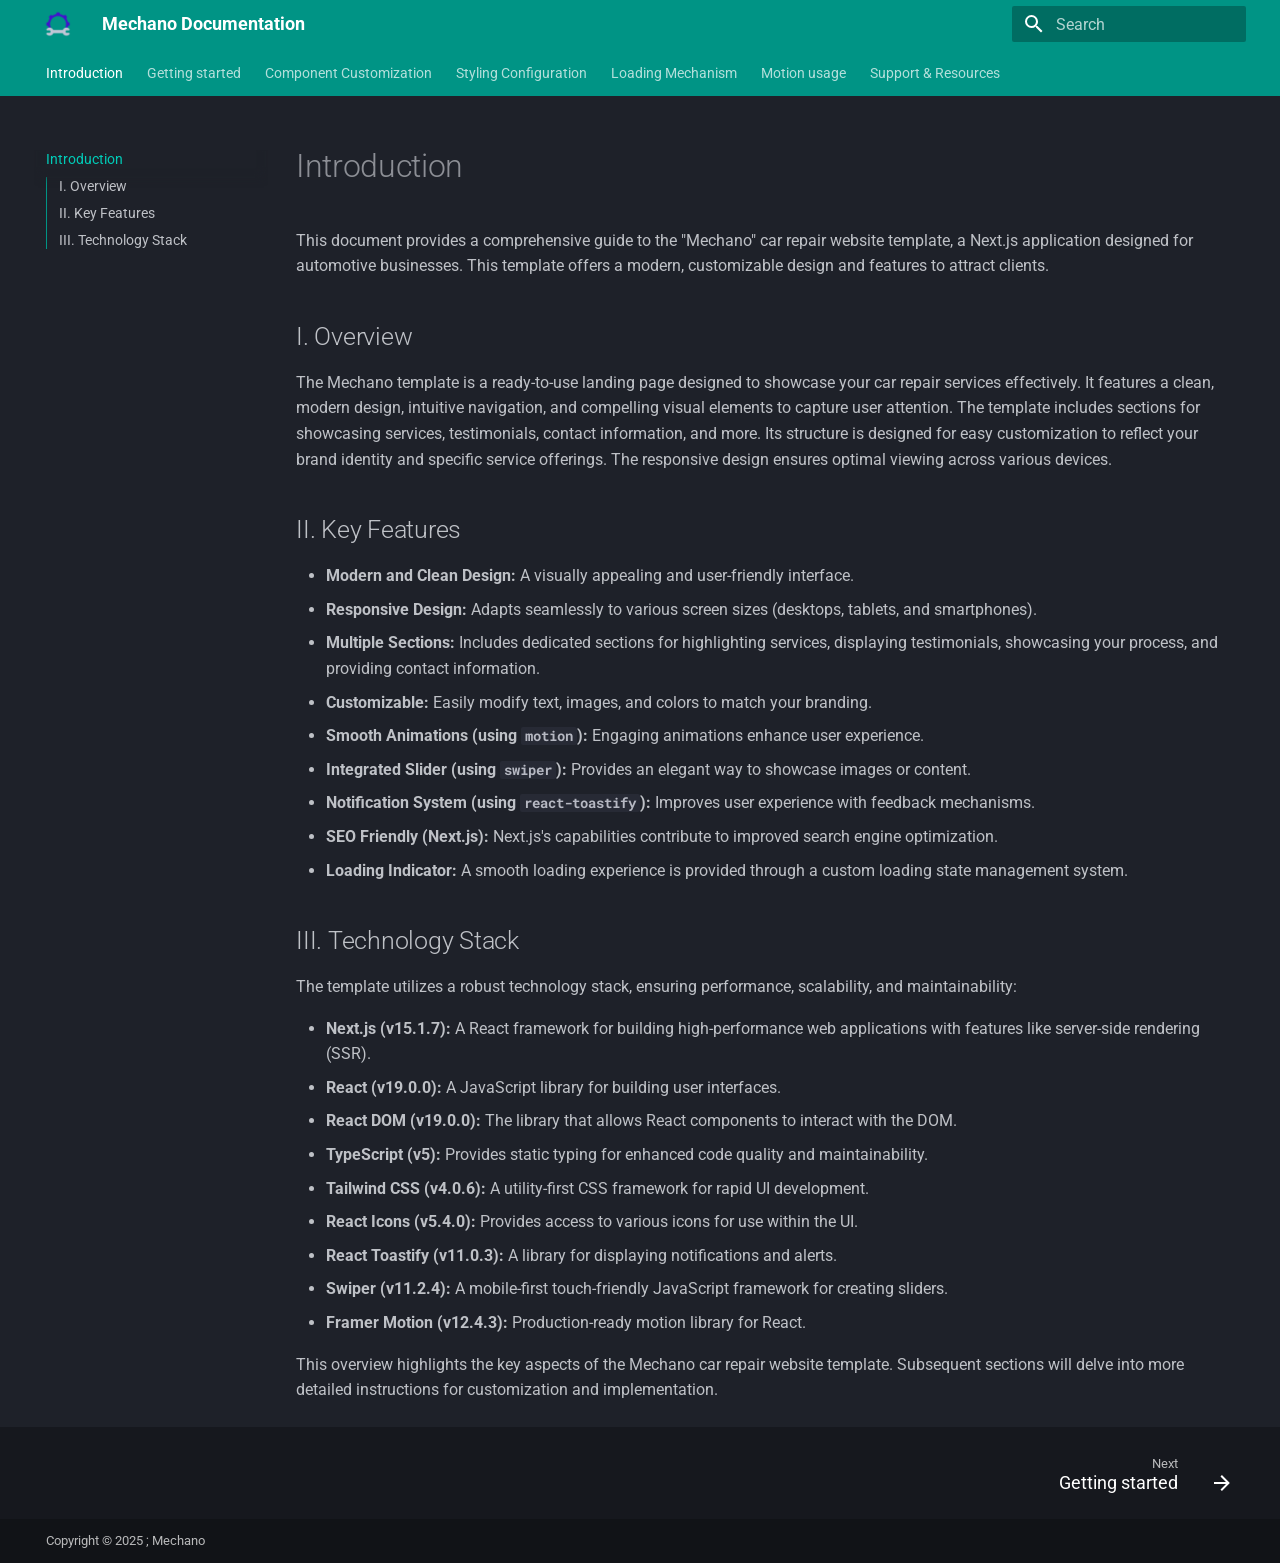
<file: Documentation/index.html>
<!DOCTYPE html>
<html lang="en" class="no-js">
    <head>
        <meta charset="utf-8" />
        <meta name="viewport" content="width=device-width,initial-scale=1" />

        <link rel="next" href="./getting-started.html" />

        <link rel="icon" href="assets/icon.png" />
        <meta name="generator" content="mkdocs-1.6.1, mkdocs-material-9.6.5" />

        <title>Mechano Documentation</title>

        <link
            rel="stylesheet"
            href="assets/stylesheets/main.8608ea7d.min.css"
        />

        <link
            rel="stylesheet"
            href="assets/stylesheets/palette.06af60db.min.css"
        />

        <link rel="preconnect" href="https://fonts.gstatic.com" crossorigin />
        <link
            rel="stylesheet"
            href="https://fonts.googleapis.com/css?family=Roboto:300,300i,400,400i,700,700i%7CRoboto+Mono:400,400i,700,700i&display=fallback"
        />
        <style>
            :root {
                --md-text-font: "Roboto";
                --md-code-font: "Roboto Mono";
            }
        </style>

        <script>
            (__md_scope = new URL(".", location)),
                (__md_hash = (e) =>
                    [...e].reduce((e, _) => (e << 5) - e + _.charCodeAt(0), 0)),
                (__md_get = (e, _ = localStorage, t = __md_scope) =>
                    JSON.parse(_.getItem(t.pathname + "." + e))),
                (__md_set = (e, _, t = localStorage, a = __md_scope) => {
                    try {
                        t.setItem(a.pathname + "." + e, JSON.stringify(_));
                    } catch (e) {}
                });
        </script>
    </head>

    <body
        dir="ltr"
        data-md-color-scheme="slate"
        data-md-color-primary="teal"
        data-md-color-accent="indigo"
    >
        <input
            class="md-toggle"
            data-md-toggle="drawer"
            type="checkbox"
            id="__drawer"
            autocomplete="off"
        />
        <input
            class="md-toggle"
            data-md-toggle="search"
            type="checkbox"
            id="__search"
            autocomplete="off"
        />
        <label class="md-overlay" for="__drawer"></label>
        <div data-md-component="skip">
            <a href="#introduction" class="md-skip"> Skip to content </a>
        </div>
        <div data-md-component="announce"></div>

        <header class="md-header" data-md-component="header">
            <nav class="md-header__inner md-grid" aria-label="Header">
                <a
                    href="./index.html"
                    title="Mechano Documentation"
                    class="md-header__button md-logo"
                    aria-label="Mechano Documentation"
                    data-md-component="logo"
                >
                    <img src="assets/icon.png" alt="logo" />
                </a>
                <label class="md-header__button md-icon" for="__drawer">
                    <svg xmlns="http://www.w3.org/2000/svg" viewBox="0 0 24 24">
                        <path d="M3 6h18v2H3zm0 5h18v2H3zm0 5h18v2H3z" />
                    </svg>
                </label>
                <div class="md-header__title" data-md-component="header-title">
                    <div class="md-header__ellipsis">
                        <div class="md-header__topic">
                            <span class="md-ellipsis">
                                Mechano Documentation
                            </span>
                        </div>
                        <div
                            class="md-header__topic"
                            data-md-component="header-topic"
                        >
                            <span class="md-ellipsis"> Introduction </span>
                        </div>
                    </div>
                </div>

                <label class="md-header__button md-icon" for="__search">
                    <svg xmlns="http://www.w3.org/2000/svg" viewBox="0 0 24 24">
                        <path
                            d="M9.5 3A6.5 6.5 0 0 1 16 9.5c0 1.61-.59 3.09-1.56 4.23l.27.27h.79l5 5-1.5 1.5-5-5v-.79l-.27-.27A6.52 6.52 0 0 1 9.5 16 6.5 6.5 0 0 1 3 9.5 6.5 6.5 0 0 1 9.5 3m0 2C7 5 5 7 5 9.5S7 14 9.5 14 14 12 14 9.5 12 5 9.5 5"
                        />
                    </svg>
                </label>
                <div class="md-search" data-md-component="search" role="dialog">
                    <label class="md-search__overlay" for="__search"></label>
                    <div class="md-search__inner" role="search">
                        <form class="md-search__form" name="search">
                            <input
                                type="text"
                                class="md-search__input"
                                name="query"
                                aria-label="Search"
                                placeholder="Search"
                                autocapitalize="off"
                                autocorrect="off"
                                autocomplete="off"
                                spellcheck="false"
                                data-md-component="search-query"
                                required
                            />
                            <label
                                class="md-search__icon md-icon"
                                for="__search"
                            >
                                <svg
                                    xmlns="http://www.w3.org/2000/svg"
                                    viewBox="0 0 24 24"
                                >
                                    <path
                                        d="M9.5 3A6.5 6.5 0 0 1 16 9.5c0 1.61-.59 3.09-1.56 4.23l.27.27h.79l5 5-1.5 1.5-5-5v-.79l-.27-.27A6.52 6.52 0 0 1 9.5 16 6.5 6.5 0 0 1 3 9.5 6.5 6.5 0 0 1 9.5 3m0 2C7 5 5 7 5 9.5S7 14 9.5 14 14 12 14 9.5 12 5 9.5 5"
                                    />
                                </svg>

                                <svg
                                    xmlns="http://www.w3.org/2000/svg"
                                    viewBox="0 0 24 24"
                                >
                                    <path
                                        d="M20 11v2H8l5.5 5.5-1.42 1.42L4.16 12l7.92-7.92L13.5 5.5 8 11z"
                                    />
                                </svg>
                            </label>
                            <nav class="md-search__options" aria-label="Search">
                                <button
                                    type="reset"
                                    class="md-search__icon md-icon"
                                    title="Clear"
                                    aria-label="Clear"
                                    tabindex="-1"
                                >
                                    <svg
                                        xmlns="http://www.w3.org/2000/svg"
                                        viewBox="0 0 24 24"
                                    >
                                        <path
                                            d="M19 6.41 17.59 5 12 10.59 6.41 5 5 6.41 10.59 12 5 17.59 6.41 19 12 13.41 17.59 19 19 17.59 13.41 12z"
                                        />
                                    </svg>
                                </button>
                            </nav>

                            <div
                                class="md-search__suggest"
                                data-md-component="search-suggest"
                            ></div>
                        </form>
                        <div class="md-search__output">
                            <div
                                class="md-search__scrollwrap"
                                tabindex="0"
                                data-md-scrollfix
                            >
                                <div
                                    class="md-search-result"
                                    data-md-component="search-result"
                                >
                                    <div class="md-search-result__meta">
                                        Initializing search
                                    </div>
                                    <ol
                                        class="md-search-result__list"
                                        role="presentation"
                                    ></ol>
                                </div>
                            </div>
                        </div>
                    </div>
                </div>
            </nav>
        </header>

        <div class="md-container" data-md-component="container">
            <nav class="md-tabs" aria-label="Tabs" data-md-component="tabs">
                <div class="md-grid">
                    <ul class="md-tabs__list">
                        <li class="md-tabs__item md-tabs__item--active">
                            <a href="./index.html" class="md-tabs__link"> Introduction </a>
                        </li>

                         <li class="md-tabs__item">
                            <a href="./getting-started.html" class="md-tabs__link">
                                Getting started
                            </a>
                        </li>

                        <li class="md-tabs__item">
                            <a
                                href="./component-customization.html"
                                class="md-tabs__link"
                            >
                                Component Customization
                            </a>
                        </li>

                        <li class="md-tabs__item">
                            <a
                                href="./styling-configuration.html"
                                class="md-tabs__link"
                            >
                                Styling Configuration
                            </a>
                        </li>

                        <li class="md-tabs__item">
                            <a href="./loading-mechanism.html" class="md-tabs__link">
                                Loading Mechanism
                            </a>
                        </li>

                        <li class="md-tabs__item">
                            <a href="./motion-usage.html" class="md-tabs__link">
                                Motion usage
                            </a>
                        </li>

                        <li class="md-tabs__item">
                            <a href="./support_resources.html" class="md-tabs__link">
                                Support &amp; Resources
                            </a>
                        </li>
                    </ul>
                </div>
            </nav>

            <main class="md-main" data-md-component="main">
                <div class="md-main__inner md-grid">
                    <div
                        class="md-sidebar md-sidebar--primary"
                        data-md-component="sidebar"
                        data-md-type="navigation"
                    >
                        <div class="md-sidebar__scrollwrap">
                            <div class="md-sidebar__inner">
                                <nav
                                    class="md-nav md-nav--primary md-nav--lifted md-nav--integrated"
                                    aria-label="Navigation"
                                    data-md-level="0"
                                >
                                    <label class="md-nav__title" for="__drawer">
                                        <a
                                            href="./index.html"
                                            title="Mechano Documentation"
                                            class="md-nav__button md-logo"
                                            aria-label="Mechano Documentation"
                                            data-md-component="logo"
                                        >
                                            <img
                                                src="assets/icon.png"
                                                alt="logo"
                                            />
                                        </a>
                                        Mechano Documentation
                                    </label>

                                    <ul class="md-nav__list" data-md-scrollfix>
                                        <li
                                            class="md-nav__item md-nav__item--active"
                                        >
                                            <input
                                                class="md-nav__toggle md-toggle"
                                                type="checkbox"
                                                id="__toc"
                                            />

                                            <label
                                                class="md-nav__link md-nav__link--active"
                                                for="__toc"
                                            >
                                                <span class="md-ellipsis">
                                                    Introduction
                                                </span>

                                                <span
                                                    class="md-nav__icon md-icon"
                                                ></span>
                                            </label>

                                            <a
                                                href="./index.html"
                                                class="md-nav__link md-nav__link--active"
                                            >
                                                <span class="md-ellipsis">
                                                    Introduction
                                                </span>
                                            </a>

                                            <nav
                                                class="md-nav md-nav--secondary"
                                                aria-label="Table of contents"
                                            >
                                                <label
                                                    class="md-nav__title"
                                                    for="__toc"
                                                >
                                                    <span
                                                        class="md-nav__icon md-icon"
                                                    ></span>
                                                    Table of contents
                                                </label>
                                                <ul
                                                    class="md-nav__list"
                                                    data-md-component="toc"
                                                    data-md-scrollfix
                                                >
                                                    <li class="md-nav__item">
                                                        <a
                                                            href="#i-overview"
                                                            class="md-nav__link"
                                                        >
                                                            <span
                                                                class="md-ellipsis"
                                                            >
                                                                I. Overview
                                                            </span>
                                                        </a>
                                                    </li>

                                                    <li class="md-nav__item">
                                                        <a
                                                            href="#ii-key-features"
                                                            class="md-nav__link"
                                                        >
                                                            <span
                                                                class="md-ellipsis"
                                                            >
                                                                II. Key Features
                                                            </span>
                                                        </a>
                                                    </li>

                                                    <li class="md-nav__item">
                                                        <a
                                                            href="#iii-technology-stack"
                                                            class="md-nav__link"
                                                        >
                                                            <span
                                                                class="md-ellipsis"
                                                            >
                                                                III. Technology
                                                                Stack
                                                            </span>
                                                        </a>
                                                    </li>
                                                </ul>
                                            </nav>
                                        </li>

                                        <li class="md-nav__item">
                                            <a
                                                href="./component-customization.html"
                                                class="md-nav__link"
                                            >
                                                <span class="md-ellipsis">
                                                    Component Customization
                                                </span>
                                            </a>
                                        </li>

                                        <li class="md-nav__item">
                                            <a
                                                href="./getting-started.html"
                                                class="md-nav__link"
                                            >
                                                <span class="md-ellipsis">
                                                    Getting started
                                                </span>
                                            </a>
                                        </li>

                                        <li class="md-nav__item">
                                            <a
                                                href="./loading-mechanism.html"
                                                class="md-nav__link"
                                            >
                                                <span class="md-ellipsis">
                                                    Loading Mechanism
                                                </span>
                                            </a>
                                        </li>

                                        <li class="md-nav__item">
                                            <a
                                                href="./motion-usage.html"
                                                class="md-nav__link"
                                            >
                                                <span class="md-ellipsis">
                                                    Motion usage
                                                </span>
                                            </a>
                                        </li>

                                        <li class="md-nav__item">
                                            <a
                                                href="./styling-configuration.html"
                                                class="md-nav__link"
                                            >
                                                <span class="md-ellipsis">
                                                    Styling Configuration
                                                </span>
                                            </a>
                                        </li>

                                        <li class="md-nav__item">
                                            <a
                                                href="./support_resources.html"
                                                class="md-nav__link"
                                            >
                                                <span class="md-ellipsis">
                                                    Support &amp; Resources
                                                </span>
                                            </a>
                                        </li>
                                    </ul>
                                </nav>
                            </div>
                        </div>
                    </div>

                    <div class="md-content" data-md-component="content">
                        <article class="md-content__inner md-typeset">
                            <h1 id="introduction">Introduction</h1>
                            <p>
                                This document provides a comprehensive guide to
                                the "Mechano" car repair website template, a
                                Next.js application designed for automotive
                                businesses. This template offers a modern,
                                customizable design and features to attract
                                clients.
                            </p>
                            <h2 id="i-overview">I. Overview</h2>
                            <p>
                                The Mechano template is a ready-to-use landing
                                page designed to showcase your car repair
                                services effectively. It features a clean,
                                modern design, intuitive navigation, and
                                compelling visual elements to capture user
                                attention. The template includes sections for
                                showcasing services, testimonials, contact
                                information, and more. Its structure is designed
                                for easy customization to reflect your brand
                                identity and specific service offerings. The
                                responsive design ensures optimal viewing across
                                various devices.
                            </p>
                            <h2 id="ii-key-features">II. Key Features</h2>
                            <ul>
                                <li>
                                    <strong>Modern and Clean Design:</strong> A
                                    visually appealing and user-friendly
                                    interface.
                                </li>
                                <li>
                                    <strong>Responsive Design:</strong> Adapts
                                    seamlessly to various screen sizes
                                    (desktops, tablets, and smartphones).
                                </li>
                                <li>
                                    <strong>Multiple Sections:</strong> Includes
                                    dedicated sections for highlighting
                                    services, displaying testimonials,
                                    showcasing your process, and providing
                                    contact information.
                                </li>
                                <li>
                                    <strong>Customizable:</strong> Easily modify
                                    text, images, and colors to match your
                                    branding.
                                </li>
                                <li>
                                    <strong
                                        >Smooth Animations (using
                                        <code>motion</code>):</strong
                                    >
                                    Engaging animations enhance user experience.
                                </li>
                                <li>
                                    <strong
                                        >Integrated Slider (using
                                        <code>swiper</code>):</strong
                                    >
                                    Provides an elegant way to showcase images
                                    or content.
                                </li>
                                <li>
                                    <strong
                                        >Notification System (using
                                        <code>react-toastify</code>):</strong
                                    >
                                    Improves user experience with feedback
                                    mechanisms.
                                </li>
                                <li>
                                    <strong>SEO Friendly (Next.js):</strong>
                                    Next.js's capabilities contribute to
                                    improved search engine optimization.
                                </li>
                                <li>
                                    <strong>Loading Indicator:</strong> A smooth
                                    loading experience is provided through a
                                    custom loading state management system.
                                </li>
                            </ul>
                            <h2 id="iii-technology-stack">
                                III. Technology Stack
                            </h2>
                            <p>
                                The template utilizes a robust technology stack,
                                ensuring performance, scalability, and
                                maintainability:
                            </p>
                            <ul>
                                <li>
                                    <strong>Next.js (v15.1.7):</strong> A React
                                    framework for building high-performance web
                                    applications with features like server-side
                                    rendering (SSR).
                                </li>
                                <li>
                                    <strong>React (v19.0.0):</strong> A
                                    JavaScript library for building user
                                    interfaces.
                                </li>
                                <li>
                                    <strong>React DOM (v19.0.0):</strong> The
                                    library that allows React components to
                                    interact with the DOM.
                                </li>
                                <li>
                                    <strong>TypeScript (v5):</strong> Provides
                                    static typing for enhanced code quality and
                                    maintainability.
                                </li>
                                <li>
                                    <strong>Tailwind CSS (v4.0.6):</strong> A
                                    utility-first CSS framework for rapid UI
                                    development.
                                </li>
                                <li>
                                    <strong>React Icons (v5.4.0):</strong>
                                    Provides access to various icons for use
                                    within the UI.
                                </li>
                                <li>
                                    <strong>React Toastify (v11.0.3):</strong> A
                                    library for displaying notifications and
                                    alerts.
                                </li>
                                <li>
                                    <strong>Swiper (v11.2.4):</strong> A
                                    mobile-first touch-friendly JavaScript
                                    framework for creating sliders.
                                </li>
                                <li>
                                    <strong>Framer Motion (v12.4.3):</strong>
                                    Production-ready motion library for React.
                                </li>
                            </ul>
                            <p>
                                This overview highlights the key aspects of the
                                Mechano car repair website template. Subsequent
                                sections will delve into more detailed
                                instructions for customization and
                                implementation.
                            </p>
                        </article>
                    </div>

                    <script>
                        var tabs = __md_get("__tabs");
                        if (Array.isArray(tabs))
                            e: for (var set of document.querySelectorAll(
                                ".tabbed-set"
                            )) {
                                var labels =
                                    set.querySelector(".tabbed-labels");
                                for (var tab of tabs)
                                    for (var label of labels.getElementsByTagName(
                                        "label"
                                    ))
                                        if (label.innerText.trim() === tab) {
                                            var input = document.getElementById(
                                                label.htmlFor
                                            );
                                            input.checked = !0;
                                            continue e;
                                        }
                            }
                    </script>

                    <script>
                        var target = document.getElementById(
                            location.hash.slice(1)
                        );
                        target &&
                            target.name &&
                            (target.checked =
                                target.name.startsWith("__tabbed_"));
                    </script>
                </div>

                <button
                    type="button"
                    class="md-top md-icon"
                    data-md-component="top"
                    hidden
                >
                    <svg xmlns="http://www.w3.org/2000/svg" viewBox="0 0 24 24">
                        <path
                            d="M13 20h-2V8l-5.5 5.5-1.42-1.42L12 4.16l7.92 7.92-1.42 1.42L13 8z"
                        />
                    </svg>
                    Back to top
                </button>
            </main>

            <footer class="md-footer">
                <nav class="md-footer__inner md-grid" aria-label="Footer">
                    <a
                        href="./getting-started.html"
                        class="md-footer__link md-footer__link--next"
                        aria-label="Next: Component Customization"
                    >
                        <div class="md-footer__title">
                            <span class="md-footer__direction"> Next </span>
                            <div class="md-ellipsis">
                                Getting started
                            </div>
                        </div>
                        <div class="md-footer__button md-icon">
                            <svg
                                xmlns="http://www.w3.org/2000/svg"
                                viewBox="0 0 24 24"
                            >
                                <path
                                    d="M4 11v2h12l-5.5 5.5 1.42 1.42L19.84 12l-7.92-7.92L10.5 5.5 16 11z"
                                />
                            </svg>
                        </div>
                    </a>
                </nav>

                <div class="md-footer-meta md-typeset">
                    <div class="md-footer-meta__inner md-grid">
                        <div class="md-copyright">
                            <div class="md-copyright__highlight">
                                Copyright &copy; 2025 ; Mechano
                            </div>
                        </div>
                    </div>
                </div>
            </footer>
        </div>
        <div class="md-dialog" data-md-component="dialog">
            <div class="md-dialog__inner md-typeset"></div>
        </div>

        <script id="__config" type="application/json">
            {
                "base": ".",
                "features": [
                    "navigation.tabs",
                    "navigation.sections",
                    "navigation.footer",
                    "toc.integrate",
                    "navigation.top",
                    "search.suggest",
                    "search.highlight",
                    "content.tabs.link",
                    "content.code.annotation",
                    "content.code.copy"
                ],
                "search": "assets/javascripts/workers/search.f8cc74c7.min.js",
                "translations": {
                    "clipboard.copied": "Copied to clipboard",
                    "clipboard.copy": "Copy to clipboard",
                    "search.result.more.one": "1 more on this page",
                    "search.result.more.other": "# more on this page",
                    "search.result.none": "No matching documents",
                    "search.result.one": "1 matching document",
                    "search.result.other": "# matching documents",
                    "search.result.placeholder": "Type to start searching",
                    "search.result.term.missing": "Missing",
                    "select.version": "Select version"
                }
            }
        </script>

        <script src="assets/javascripts/bundle.f1b6f286.min.js"></script>
    </body>
</html>
</file>
<file: Documentation/assets/stylesheets/main.8608ea7d.min.css>
@charset "UTF-8";html{-webkit-text-size-adjust:none;-moz-text-size-adjust:none;text-size-adjust:none;box-sizing:border-box}*,:after,:before{box-sizing:inherit}@media (prefers-reduced-motion){*,:after,:before{transition:none!important}}body{margin:0}a,button,input,label{-webkit-tap-highlight-color:transparent}a{color:inherit;text-decoration:none}hr{border:0;box-sizing:initial;display:block;height:.05rem;overflow:visible;padding:0}small{font-size:80%}sub,sup{line-height:1em}img{border-style:none}table{border-collapse:initial;border-spacing:0}td,th{font-weight:400;vertical-align:top}button{background:#0000;border:0;font-family:inherit;font-size:inherit;margin:0;padding:0}input{border:0;outline:none}:root{--md-primary-fg-color:#4051b5;--md-primary-fg-color--light:#5d6cc0;--md-primary-fg-color--dark:#303fa1;--md-primary-bg-color:#fff;--md-primary-bg-color--light:#ffffffb3;--md-accent-fg-color:#526cfe;--md-accent-fg-color--transparent:#526cfe1a;--md-accent-bg-color:#fff;--md-accent-bg-color--light:#ffffffb3}[data-md-color-scheme=default]{color-scheme:light}[data-md-color-scheme=default] img[src$="#gh-dark-mode-only"],[data-md-color-scheme=default] img[src$="#only-dark"]{display:none}:root,[data-md-color-scheme=default]{--md-hue:225deg;--md-default-fg-color:#000000de;--md-default-fg-color--light:#0000008a;--md-default-fg-color--lighter:#00000052;--md-default-fg-color--lightest:#00000012;--md-default-bg-color:#fff;--md-default-bg-color--light:#ffffffb3;--md-default-bg-color--lighter:#ffffff4d;--md-default-bg-color--lightest:#ffffff1f;--md-code-fg-color:#36464e;--md-code-bg-color:#f5f5f5;--md-code-hl-color:#4287ff;--md-code-hl-color--light:#4287ff1a;--md-code-hl-number-color:#d52a2a;--md-code-hl-special-color:#db1457;--md-code-hl-function-color:#a846b9;--md-code-hl-constant-color:#6e59d9;--md-code-hl-keyword-color:#3f6ec6;--md-code-hl-string-color:#1c7d4d;--md-code-hl-name-color:var(--md-code-fg-color);--md-code-hl-operator-color:var(--md-default-fg-color--light);--md-code-hl-punctuation-color:var(--md-default-fg-color--light);--md-code-hl-comment-color:var(--md-default-fg-color--light);--md-code-hl-generic-color:var(--md-default-fg-color--light);--md-code-hl-variable-color:var(--md-default-fg-color--light);--md-typeset-color:var(--md-default-fg-color);--md-typeset-a-color:var(--md-primary-fg-color);--md-typeset-del-color:#f5503d26;--md-typeset-ins-color:#0bd57026;--md-typeset-kbd-color:#fafafa;--md-typeset-kbd-accent-color:#fff;--md-typeset-kbd-border-color:#b8b8b8;--md-typeset-mark-color:#ffff0080;--md-typeset-table-color:#0000001f;--md-typeset-table-color--light:rgba(0,0,0,.035);--md-admonition-fg-color:var(--md-default-fg-color);--md-admonition-bg-color:var(--md-default-bg-color);--md-warning-fg-color:#000000de;--md-warning-bg-color:#ff9;--md-footer-fg-color:#fff;--md-footer-fg-color--light:#ffffffb3;--md-footer-fg-color--lighter:#ffffff73;--md-footer-bg-color:#000000de;--md-footer-bg-color--dark:#00000052;--md-shadow-z1:0 0.2rem 0.5rem #0000000d,0 0 0.05rem #0000001a;--md-shadow-z2:0 0.2rem 0.5rem #0000001a,0 0 0.05rem #00000040;--md-shadow-z3:0 0.2rem 0.5rem #0003,0 0 0.05rem #00000059}.md-icon svg{fill:currentcolor;display:block;height:1.2rem;width:1.2rem}body{-webkit-font-smoothing:antialiased;-moz-osx-font-smoothing:grayscale;--md-text-font-family:var(--md-text-font,_),-apple-system,BlinkMacSystemFont,Helvetica,Arial,sans-serif;--md-code-font-family:var(--md-code-font,_),SFMono-Regular,Consolas,Menlo,monospace}aside,body,input{font-feature-settings:"kern","liga";color:var(--md-typeset-color);font-family:var(--md-text-font-family)}code,kbd,pre{font-feature-settings:"kern";font-family:var(--md-code-font-family)}:root{--md-typeset-table-sort-icon:url('data:image/svg+xml;charset=utf-8,<svg xmlns="http://www.w3.org/2000/svg" viewBox="0 0 24 24"><path d="m18 21-4-4h3V7h-3l4-4 4 4h-3v10h3M2 19v-2h10v2M2 13v-2h7v2M2 7V5h4v2z"/></svg>');--md-typeset-table-sort-icon--asc:url('data:image/svg+xml;charset=utf-8,<svg xmlns="http://www.w3.org/2000/svg" viewBox="0 0 24 24"><path d="M19 17h3l-4 4-4-4h3V3h2M2 17h10v2H2M6 5v2H2V5m0 6h7v2H2z"/></svg>');--md-typeset-table-sort-icon--desc:url('data:image/svg+xml;charset=utf-8,<svg xmlns="http://www.w3.org/2000/svg" viewBox="0 0 24 24"><path d="M19 7h3l-4-4-4 4h3v14h2M2 17h10v2H2M6 5v2H2V5m0 6h7v2H2z"/></svg>')}.md-typeset{-webkit-print-color-adjust:exact;color-adjust:exact;font-size:.8rem;line-height:1.6;overflow-wrap:break-word}@media print{.md-typeset{font-size:.68rem}}.md-typeset blockquote,.md-typeset dl,.md-typeset figure,.md-typeset ol,.md-typeset pre,.md-typeset ul{margin-bottom:1em;margin-top:1em}.md-typeset h1{color:var(--md-default-fg-color--light);font-size:2em;line-height:1.3;margin:0 0 1.25em}.md-typeset h1,.md-typeset h2{font-weight:300;letter-spacing:-.01em}.md-typeset h2{font-size:1.5625em;line-height:1.4;margin:1.6em 0 .64em}.md-typeset h3{font-size:1.25em;font-weight:400;letter-spacing:-.01em;line-height:1.5;margin:1.6em 0 .8em}.md-typeset h2+h3{margin-top:.8em}.md-typeset h4{font-weight:700;letter-spacing:-.01em;margin:1em 0}.md-typeset h5,.md-typeset h6{color:var(--md-default-fg-color--light);font-size:.8em;font-weight:700;letter-spacing:-.01em;margin:1.25em 0}.md-typeset h5{text-transform:uppercase}.md-typeset h5 code{text-transform:none}.md-typeset hr{border-bottom:.05rem solid var(--md-default-fg-color--lightest);display:flow-root;margin:1.5em 0}.md-typeset a{color:var(--md-typeset-a-color);word-break:break-word}.md-typeset a,.md-typeset a:before{transition:color 125ms}.md-typeset a:focus,.md-typeset a:hover{color:var(--md-accent-fg-color)}.md-typeset a:focus code,.md-typeset a:hover code{background-color:var(--md-accent-fg-color--transparent)}.md-typeset a code{color:currentcolor;transition:background-color 125ms}.md-typeset a.focus-visible{outline-color:var(--md-accent-fg-color);outline-offset:.2rem}.md-typeset code,.md-typeset kbd,.md-typeset pre{color:var(--md-code-fg-color);direction:ltr;font-variant-ligatures:none}@media print{.md-typeset code,.md-typeset kbd,.md-typeset pre{white-space:pre-wrap}}.md-typeset code{background-color:var(--md-code-bg-color);border-radius:.1rem;-webkit-box-decoration-break:clone;box-decoration-break:clone;font-size:.85em;padding:0 .2941176471em;word-break:break-word}.md-typeset code:not(.focus-visible){-webkit-tap-highlight-color:transparent;outline:none}.md-typeset pre{display:flow-root;line-height:1.4;position:relative}.md-typeset pre>code{-webkit-box-decoration-break:slice;box-decoration-break:slice;box-shadow:none;display:block;margin:0;outline-color:var(--md-accent-fg-color);overflow:auto;padding:.7720588235em 1.1764705882em;scrollbar-color:var(--md-default-fg-color--lighter) #0000;scrollbar-width:thin;touch-action:auto;word-break:normal}.md-typeset pre>code:hover{scrollbar-color:var(--md-accent-fg-color) #0000}.md-typeset pre>code::-webkit-scrollbar{height:.2rem;width:.2rem}.md-typeset pre>code::-webkit-scrollbar-thumb{background-color:var(--md-default-fg-color--lighter)}.md-typeset pre>code::-webkit-scrollbar-thumb:hover{background-color:var(--md-accent-fg-color)}.md-typeset kbd{background-color:var(--md-typeset-kbd-color);border-radius:.1rem;box-shadow:0 .1rem 0 .05rem var(--md-typeset-kbd-border-color),0 .1rem 0 var(--md-typeset-kbd-border-color),0 -.1rem .2rem var(--md-typeset-kbd-accent-color) inset;color:var(--md-default-fg-color);display:inline-block;font-size:.75em;padding:0 .6666666667em;vertical-align:text-top;word-break:break-word}.md-typeset mark{background-color:var(--md-typeset-mark-color);-webkit-box-decoration-break:clone;box-decoration-break:clone;color:inherit;word-break:break-word}.md-typeset abbr{border-bottom:.05rem dotted var(--md-default-fg-color--light);cursor:help;text-decoration:none}.md-typeset small{opacity:.75}[dir=ltr] .md-typeset sub,[dir=ltr] .md-typeset sup{margin-left:.078125em}[dir=rtl] .md-typeset sub,[dir=rtl] .md-typeset sup{margin-right:.078125em}[dir=ltr] .md-typeset blockquote{padding-left:.6rem}[dir=rtl] .md-typeset blockquote{padding-right:.6rem}[dir=ltr] .md-typeset blockquote{border-left:.2rem solid var(--md-default-fg-color--lighter)}[dir=rtl] .md-typeset blockquote{border-right:.2rem solid var(--md-default-fg-color--lighter)}.md-typeset blockquote{color:var(--md-default-fg-color--light);margin-left:0;margin-right:0}.md-typeset ul{list-style-type:disc}.md-typeset ul[type]{list-style-type:revert-layer}[dir=ltr] .md-typeset ol,[dir=ltr] .md-typeset ul{margin-left:.625em}[dir=rtl] .md-typeset ol,[dir=rtl] .md-typeset ul{margin-right:.625em}.md-typeset ol,.md-typeset ul{padding:0}.md-typeset ol:not([hidden]),.md-typeset ul:not([hidden]){display:flow-root}.md-typeset ol ol,.md-typeset ul ol{list-style-type:lower-alpha}.md-typeset ol ol ol,.md-typeset ul ol ol{list-style-type:lower-roman}.md-typeset ol ol ol ol,.md-typeset ul ol ol ol{list-style-type:upper-alpha}.md-typeset ol ol ol ol ol,.md-typeset ul ol ol ol ol{list-style-type:upper-roman}.md-typeset ol[type],.md-typeset ul[type]{list-style-type:revert-layer}[dir=ltr] .md-typeset ol li,[dir=ltr] .md-typeset ul li{margin-left:1.25em}[dir=rtl] .md-typeset ol li,[dir=rtl] .md-typeset ul li{margin-right:1.25em}.md-typeset ol li,.md-typeset ul li{margin-bottom:.5em}.md-typeset ol li blockquote,.md-typeset ol li p,.md-typeset ul li blockquote,.md-typeset ul li p{margin:.5em 0}.md-typeset ol li:last-child,.md-typeset ul li:last-child{margin-bottom:0}[dir=ltr] .md-typeset ol li ol,[dir=ltr] .md-typeset ol li ul,[dir=ltr] .md-typeset ul li ol,[dir=ltr] .md-typeset ul li ul{margin-left:.625em}[dir=rtl] .md-typeset ol li ol,[dir=rtl] .md-typeset ol li ul,[dir=rtl] .md-typeset ul li ol,[dir=rtl] .md-typeset ul li ul{margin-right:.625em}.md-typeset ol li ol,.md-typeset ol li ul,.md-typeset ul li ol,.md-typeset ul li ul{margin-bottom:.5em;margin-top:.5em}[dir=ltr] .md-typeset dd{margin-left:1.875em}[dir=rtl] .md-typeset dd{margin-right:1.875em}.md-typeset dd{margin-bottom:1.5em;margin-top:1em}.md-typeset img,.md-typeset svg,.md-typeset video{height:auto;max-width:100%}.md-typeset img[align=left]{margin:1em 1em 1em 0}.md-typeset img[align=right]{margin:1em 0 1em 1em}.md-typeset img[align]:only-child{margin-top:0}.md-typeset figure{display:flow-root;margin:1em auto;max-width:100%;text-align:center;width:-moz-fit-content;width:fit-content}.md-typeset figure img{display:block;margin:0 auto}.md-typeset figcaption{font-style:italic;margin:1em auto;max-width:24rem}.md-typeset iframe{max-width:100%}.md-typeset table:not([class]){background-color:var(--md-default-bg-color);border:.05rem solid var(--md-typeset-table-color);border-radius:.1rem;display:inline-block;font-size:.64rem;max-width:100%;overflow:auto;touch-action:auto}@media print{.md-typeset table:not([class]){display:table}}.md-typeset table:not([class])+*{margin-top:1.5em}.md-typeset table:not([class]) td>:first-child,.md-typeset table:not([class]) th>:first-child{margin-top:0}.md-typeset table:not([class]) td>:last-child,.md-typeset table:not([class]) th>:last-child{margin-bottom:0}.md-typeset table:not([class]) td:not([align]),.md-typeset table:not([class]) th:not([align]){text-align:left}[dir=rtl] .md-typeset table:not([class]) td:not([align]),[dir=rtl] .md-typeset table:not([class]) th:not([align]){text-align:right}.md-typeset table:not([class]) th{font-weight:700;min-width:5rem;padding:.9375em 1.25em;vertical-align:top}.md-typeset table:not([class]) td{border-top:.05rem solid var(--md-typeset-table-color);padding:.9375em 1.25em;vertical-align:top}.md-typeset table:not([class]) tbody tr{transition:background-color 125ms}.md-typeset table:not([class]) tbody tr:hover{background-color:var(--md-typeset-table-color--light);box-shadow:0 .05rem 0 var(--md-default-bg-color) inset}.md-typeset table:not([class]) a{word-break:normal}.md-typeset table th[role=columnheader]{cursor:pointer}[dir=ltr] .md-typeset table th[role=columnheader]:after{margin-left:.5em}[dir=rtl] .md-typeset table th[role=columnheader]:after{margin-right:.5em}.md-typeset table th[role=columnheader]:after{content:"";display:inline-block;height:1.2em;-webkit-mask-image:var(--md-typeset-table-sort-icon);mask-image:var(--md-typeset-table-sort-icon);-webkit-mask-repeat:no-repeat;mask-repeat:no-repeat;-webkit-mask-size:contain;mask-size:contain;transition:background-color 125ms;vertical-align:text-bottom;width:1.2em}.md-typeset table th[role=columnheader]:hover:after{background-color:var(--md-default-fg-color--lighter)}.md-typeset table th[role=columnheader][aria-sort=ascending]:after{background-color:var(--md-default-fg-color--light);-webkit-mask-image:var(--md-typeset-table-sort-icon--asc);mask-image:var(--md-typeset-table-sort-icon--asc)}.md-typeset table th[role=columnheader][aria-sort=descending]:after{background-color:var(--md-default-fg-color--light);-webkit-mask-image:var(--md-typeset-table-sort-icon--desc);mask-image:var(--md-typeset-table-sort-icon--desc)}.md-typeset__scrollwrap{margin:1em -.8rem;overflow-x:auto;touch-action:auto}.md-typeset__table{display:inline-block;margin-bottom:.5em;padding:0 .8rem}@media print{.md-typeset__table{display:block}}html .md-typeset__table table{display:table;margin:0;overflow:hidden;width:100%}@media screen and (max-width:44.984375em){.md-content__inner>pre{margin:1em -.8rem}.md-content__inner>pre code{border-radius:0}}.md-typeset .md-author{border-radius:100%;display:block;flex-shrink:0;height:1.6rem;overflow:hidden;position:relative;transition:color 125ms,transform 125ms;width:1.6rem}.md-typeset .md-author img{display:block}.md-typeset .md-author--more{background:var(--md-default-fg-color--lightest);color:var(--md-default-fg-color--lighter);font-size:.6rem;font-weight:700;line-height:1.6rem;text-align:center}.md-typeset .md-author--long{height:2.4rem;width:2.4rem}.md-typeset a.md-author{transform:scale(1)}.md-typeset a.md-author img{border-radius:100%;filter:grayscale(100%) opacity(75%);transition:filter 125ms}.md-typeset a.md-author:focus,.md-typeset a.md-author:hover{transform:scale(1.1);z-index:1}.md-typeset a.md-author:focus img,.md-typeset a.md-author:hover img{filter:grayscale(0)}.md-banner{background-color:var(--md-footer-bg-color);color:var(--md-footer-fg-color);overflow:auto}@media print{.md-banner{display:none}}.md-banner--warning{background-color:var(--md-warning-bg-color);color:var(--md-warning-fg-color)}.md-banner__inner{font-size:.7rem;margin:.6rem auto;padding:0 .8rem}[dir=ltr] .md-banner__button{float:right}[dir=rtl] .md-banner__button{float:left}.md-banner__button{color:inherit;cursor:pointer;transition:opacity .25s}.no-js .md-banner__button{display:none}.md-banner__button:hover{opacity:.7}html{font-size:125%;height:100%;overflow-x:hidden}@media screen and (min-width:100em){html{font-size:137.5%}}@media screen and (min-width:125em){html{font-size:150%}}body{background-color:var(--md-default-bg-color);display:flex;flex-direction:column;font-size:.5rem;min-height:100%;position:relative;width:100%}@media print{body{display:block}}@media screen and (max-width:59.984375em){body[data-md-scrolllock]{position:fixed}}.md-grid{margin-left:auto;margin-right:auto;max-width:61rem}.md-container{display:flex;flex-direction:column;flex-grow:1}@media print{.md-container{display:block}}.md-main{flex-grow:1}.md-main__inner{display:flex;height:100%;margin-top:1.5rem}.md-ellipsis{overflow:hidden;text-overflow:ellipsis}.md-toggle{display:none}.md-option{height:0;opacity:0;position:absolute;width:0}.md-option:checked+label:not([hidden]){display:block}.md-option.focus-visible+label{outline-color:var(--md-accent-fg-color);outline-style:auto}.md-skip{background-color:var(--md-default-fg-color);border-radius:.1rem;color:var(--md-default-bg-color);font-size:.64rem;margin:.5rem;opacity:0;outline-color:var(--md-accent-fg-color);padding:.3rem .5rem;position:fixed;transform:translateY(.4rem);z-index:-1}.md-skip:focus{opacity:1;transform:translateY(0);transition:transform .25s cubic-bezier(.4,0,.2,1),opacity 175ms 75ms;z-index:10}@page{margin:25mm}:root{--md-clipboard-icon:url('data:image/svg+xml;charset=utf-8,<svg xmlns="http://www.w3.org/2000/svg" viewBox="0 0 24 24"><path d="M19 21H8V7h11m0-2H8a2 2 0 0 0-2 2v14a2 2 0 0 0 2 2h11a2 2 0 0 0 2-2V7a2 2 0 0 0-2-2m-3-4H4a2 2 0 0 0-2 2v14h2V3h12z"/></svg>')}.md-clipboard{border-radius:.1rem;color:var(--md-default-fg-color--lightest);cursor:pointer;height:1.5em;outline-color:var(--md-accent-fg-color);outline-offset:.1rem;position:absolute;right:.5em;top:.5em;transition:color .25s;width:1.5em;z-index:1}@media print{.md-clipboard{display:none}}.md-clipboard:not(.focus-visible){-webkit-tap-highlight-color:transparent;outline:none}:hover>.md-clipboard{color:var(--md-default-fg-color--light)}.md-clipboard:focus,.md-clipboard:hover{color:var(--md-accent-fg-color)}.md-clipboard:after{background-color:currentcolor;content:"";display:block;height:1.125em;margin:0 auto;-webkit-mask-image:var(--md-clipboard-icon);mask-image:var(--md-clipboard-icon);-webkit-mask-position:center;mask-position:center;-webkit-mask-repeat:no-repeat;mask-repeat:no-repeat;-webkit-mask-size:contain;mask-size:contain;width:1.125em}.md-clipboard--inline{cursor:pointer}.md-clipboard--inline code{transition:color .25s,background-color .25s}.md-clipboard--inline:focus code,.md-clipboard--inline:hover code{background-color:var(--md-accent-fg-color--transparent);color:var(--md-accent-fg-color)}.md-typeset .md-code__content{display:grid}@keyframes consent{0%{opacity:0;transform:translateY(100%)}to{opacity:1;transform:translateY(0)}}@keyframes overlay{0%{opacity:0}to{opacity:1}}.md-consent__overlay{animation:overlay .25s both;-webkit-backdrop-filter:blur(.1rem);backdrop-filter:blur(.1rem);background-color:#0000008a;height:100%;opacity:1;position:fixed;top:0;width:100%;z-index:5}.md-consent__inner{animation:consent .5s cubic-bezier(.1,.7,.1,1) both;background-color:var(--md-default-bg-color);border:0;border-radius:.1rem;bottom:0;box-shadow:0 0 .2rem #0000001a,0 .2rem .4rem #0003;max-height:100%;overflow:auto;padding:0;position:fixed;width:100%;z-index:5}.md-consent__form{padding:.8rem}.md-consent__settings{display:none;margin:1em 0}input:checked+.md-consent__settings{display:block}.md-consent__controls{margin-bottom:.8rem}.md-typeset .md-consent__controls .md-button{display:inline}@media screen and (max-width:44.984375em){.md-typeset .md-consent__controls .md-button{display:block;margin-top:.4rem;text-align:center;width:100%}}.md-consent label{cursor:pointer}.md-content{flex-grow:1;min-width:0}.md-content__inner{margin:0 .8rem 1.2rem;padding-top:.6rem}@media screen and (min-width:76.25em){[dir=ltr] .md-sidebar--primary:not([hidden])~.md-content>.md-content__inner{margin-left:1.2rem}[dir=ltr] .md-sidebar--secondary:not([hidden])~.md-content>.md-content__inner,[dir=rtl] .md-sidebar--primary:not([hidden])~.md-content>.md-content__inner{margin-right:1.2rem}[dir=rtl] .md-sidebar--secondary:not([hidden])~.md-content>.md-content__inner{margin-left:1.2rem}}.md-content__inner:before{content:"";display:block;height:.4rem}.md-content__inner>:last-child{margin-bottom:0}[dir=ltr] .md-content__button{float:right}[dir=rtl] .md-content__button{float:left}[dir=ltr] .md-content__button{margin-left:.4rem}[dir=rtl] .md-content__button{margin-right:.4rem}.md-content__button{margin:.4rem 0;padding:0}@media print{.md-content__button{display:none}}.md-typeset .md-content__button{color:var(--md-default-fg-color--lighter)}.md-content__button svg{display:inline;vertical-align:top}[dir=rtl] .md-content__button svg{transform:scaleX(-1)}[dir=ltr] .md-dialog{right:.8rem}[dir=rtl] .md-dialog{left:.8rem}.md-dialog{background-color:var(--md-default-fg-color);border-radius:.1rem;bottom:.8rem;box-shadow:var(--md-shadow-z3);min-width:11.1rem;opacity:0;padding:.4rem .6rem;pointer-events:none;position:fixed;transform:translateY(100%);transition:transform 0ms .4s,opacity .4s;z-index:4}@media print{.md-dialog{display:none}}.md-dialog--active{opacity:1;pointer-events:auto;transform:translateY(0);transition:transform .4s cubic-bezier(.075,.85,.175,1),opacity .4s}.md-dialog__inner{color:var(--md-default-bg-color);font-size:.7rem}.md-feedback{margin:2em 0 1em;text-align:center}.md-feedback fieldset{border:none;margin:0;padding:0}.md-feedback__title{font-weight:700;margin:1em auto}.md-feedback__inner{position:relative}.md-feedback__list{display:flex;flex-wrap:wrap;place-content:baseline center;position:relative}.md-feedback__list:hover .md-icon:not(:disabled){color:var(--md-default-fg-color--lighter)}:disabled .md-feedback__list{min-height:1.8rem}.md-feedback__icon{color:var(--md-default-fg-color--light);cursor:pointer;flex-shrink:0;margin:0 .1rem;transition:color 125ms}.md-feedback__icon:not(:disabled).md-icon:hover{color:var(--md-accent-fg-color)}.md-feedback__icon:disabled{color:var(--md-default-fg-color--lightest);pointer-events:none}.md-feedback__note{opacity:0;position:relative;transform:translateY(.4rem);transition:transform .4s cubic-bezier(.1,.7,.1,1),opacity .15s}.md-feedback__note>*{margin:0 auto;max-width:16rem}:disabled .md-feedback__note{opacity:1;transform:translateY(0)}@media print{.md-feedback{display:none}}.md-footer{background-color:var(--md-footer-bg-color);color:var(--md-footer-fg-color)}@media print{.md-footer{display:none}}.md-footer__inner{justify-content:space-between;overflow:auto;padding:.2rem}.md-footer__inner:not([hidden]){display:flex}.md-footer__link{align-items:end;display:flex;flex-grow:0.01;margin-bottom:.4rem;margin-top:1rem;max-width:100%;outline-color:var(--md-accent-fg-color);overflow:hidden;transition:opacity .25s}.md-footer__link:focus,.md-footer__link:hover{opacity:.7}[dir=rtl] .md-footer__link svg{transform:scaleX(-1)}@media screen and (max-width:44.984375em){.md-footer__link--prev{flex-shrink:0}.md-footer__link--prev .md-footer__title{display:none}}[dir=ltr] .md-footer__link--next{margin-left:auto}[dir=rtl] .md-footer__link--next{margin-right:auto}.md-footer__link--next{text-align:right}[dir=rtl] .md-footer__link--next{text-align:left}.md-footer__title{flex-grow:1;font-size:.9rem;margin-bottom:.7rem;max-width:calc(100% - 2.4rem);padding:0 1rem;white-space:nowrap}.md-footer__button{margin:.2rem;padding:.4rem}.md-footer__direction{font-size:.64rem;opacity:.7}.md-footer-meta{background-color:var(--md-footer-bg-color--dark)}.md-footer-meta__inner{display:flex;flex-wrap:wrap;justify-content:space-between;padding:.2rem}html .md-footer-meta.md-typeset a{color:var(--md-footer-fg-color--light)}html .md-footer-meta.md-typeset a:focus,html .md-footer-meta.md-typeset a:hover{color:var(--md-footer-fg-color)}.md-copyright{color:var(--md-footer-fg-color--lighter);font-size:.64rem;margin:auto .6rem;padding:.4rem 0;width:100%}@media screen and (min-width:45em){.md-copyright{width:auto}}.md-copyright__highlight{color:var(--md-footer-fg-color--light)}.md-social{display:inline-flex;gap:.2rem;margin:0 .4rem;padding:.2rem 0 .6rem}@media screen and (min-width:45em){.md-social{padding:.6rem 0}}.md-social__link{display:inline-block;height:1.6rem;text-align:center;width:1.6rem}.md-social__link:before{line-height:1.9}.md-social__link svg{fill:currentcolor;max-height:.8rem;vertical-align:-25%}.md-typeset .md-button{border:.1rem solid;border-radius:.1rem;color:var(--md-primary-fg-color);cursor:pointer;display:inline-block;font-weight:700;padding:.625em 2em;transition:color 125ms,background-color 125ms,border-color 125ms}.md-typeset .md-button--primary{background-color:var(--md-primary-fg-color);border-color:var(--md-primary-fg-color);color:var(--md-primary-bg-color)}.md-typeset .md-button:focus,.md-typeset .md-button:hover{background-color:var(--md-accent-fg-color);border-color:var(--md-accent-fg-color);color:var(--md-accent-bg-color)}[dir=ltr] .md-typeset .md-input{border-top-left-radius:.1rem}[dir=ltr] .md-typeset .md-input,[dir=rtl] .md-typeset .md-input{border-top-right-radius:.1rem}[dir=rtl] .md-typeset .md-input{border-top-left-radius:.1rem}.md-typeset .md-input{border-bottom:.1rem solid var(--md-default-fg-color--lighter);box-shadow:var(--md-shadow-z1);font-size:.8rem;height:1.8rem;padding:0 .6rem;transition:border .25s,box-shadow .25s}.md-typeset .md-input:focus,.md-typeset .md-input:hover{border-bottom-color:var(--md-accent-fg-color);box-shadow:var(--md-shadow-z2)}.md-typeset .md-input--stretch{width:100%}.md-header{background-color:var(--md-primary-fg-color);box-shadow:0 0 .2rem #0000,0 .2rem .4rem #0000;color:var(--md-primary-bg-color);display:block;left:0;position:sticky;right:0;top:0;z-index:4}@media print{.md-header{display:none}}.md-header[hidden]{transform:translateY(-100%);transition:transform .25s cubic-bezier(.8,0,.6,1),box-shadow .25s}.md-header--shadow{box-shadow:0 0 .2rem #0000001a,0 .2rem .4rem #0003;transition:transform .25s cubic-bezier(.1,.7,.1,1),box-shadow .25s}.md-header__inner{align-items:center;display:flex;padding:0 .2rem}.md-header__button{color:currentcolor;cursor:pointer;margin:.2rem;outline-color:var(--md-accent-fg-color);padding:.4rem;position:relative;transition:opacity .25s;vertical-align:middle;z-index:1}.md-header__button:hover{opacity:.7}.md-header__button:not([hidden]){display:inline-block}.md-header__button:not(.focus-visible){-webkit-tap-highlight-color:transparent;outline:none}.md-header__button.md-logo{margin:.2rem;padding:.4rem}@media screen and (max-width:76.234375em){.md-header__button.md-logo{display:none}}.md-header__button.md-logo img,.md-header__button.md-logo svg{fill:currentcolor;display:block;height:1.2rem;width:auto}@media screen and (min-width:60em){.md-header__button[for=__search]{display:none}}.no-js .md-header__button[for=__search]{display:none}[dir=rtl] .md-header__button[for=__search] svg{transform:scaleX(-1)}@media screen and (min-width:76.25em){.md-header__button[for=__drawer]{display:none}}.md-header__topic{display:flex;max-width:100%;position:absolute;transition:transform .4s cubic-bezier(.1,.7,.1,1),opacity .15s;white-space:nowrap}.md-header__topic+.md-header__topic{opacity:0;pointer-events:none;transform:translateX(1.25rem);transition:transform .4s cubic-bezier(1,.7,.1,.1),opacity .15s;z-index:-1}[dir=rtl] .md-header__topic+.md-header__topic{transform:translateX(-1.25rem)}.md-header__topic:first-child{font-weight:700}[dir=ltr] .md-header__title{margin-left:1rem;margin-right:.4rem}[dir=rtl] .md-header__title{margin-left:.4rem;margin-right:1rem}.md-header__title{flex-grow:1;font-size:.9rem;height:2.4rem;line-height:2.4rem}.md-header__title--active .md-header__topic{opacity:0;pointer-events:none;transform:translateX(-1.25rem);transition:transform .4s cubic-bezier(1,.7,.1,.1),opacity .15s;z-index:-1}[dir=rtl] .md-header__title--active .md-header__topic{transform:translateX(1.25rem)}.md-header__title--active .md-header__topic+.md-header__topic{opacity:1;pointer-events:auto;transform:translateX(0);transition:transform .4s cubic-bezier(.1,.7,.1,1),opacity .15s;z-index:0}.md-header__title>.md-header__ellipsis{height:100%;position:relative;width:100%}.md-header__option{display:flex;flex-shrink:0;max-width:100%;transition:max-width 0ms .25s,opacity .25s .25s;white-space:nowrap}[data-md-toggle=search]:checked~.md-header .md-header__option{max-width:0;opacity:0;transition:max-width 0ms,opacity 0ms}.md-header__option>input{bottom:0}.md-header__source{display:none}@media screen and (min-width:60em){[dir=ltr] .md-header__source{margin-left:1rem}[dir=rtl] .md-header__source{margin-right:1rem}.md-header__source{display:block;max-width:11.7rem;width:11.7rem}}@media screen and (min-width:76.25em){[dir=ltr] .md-header__source{margin-left:1.4rem}[dir=rtl] .md-header__source{margin-right:1.4rem}}.md-meta{color:var(--md-default-fg-color--light);font-size:.7rem;line-height:1.3}.md-meta__list{display:inline-flex;flex-wrap:wrap;list-style:none;margin:0;padding:0}.md-meta__item:not(:last-child):after{content:"·";margin-left:.2rem;margin-right:.2rem}.md-meta__link{color:var(--md-typeset-a-color)}.md-meta__link:focus,.md-meta__link:hover{color:var(--md-accent-fg-color)}.md-draft{background-color:#ff1744;border-radius:.125em;color:#fff;display:inline-block;font-weight:700;padding-left:.5714285714em;padding-right:.5714285714em}:root{--md-nav-icon--prev:url('data:image/svg+xml;charset=utf-8,<svg xmlns="http://www.w3.org/2000/svg" viewBox="0 0 24 24"><path d="M20 11v2H8l5.5 5.5-1.42 1.42L4.16 12l7.92-7.92L13.5 5.5 8 11z"/></svg>');--md-nav-icon--next:url('data:image/svg+xml;charset=utf-8,<svg xmlns="http://www.w3.org/2000/svg" viewBox="0 0 24 24"><path d="M8.59 16.58 13.17 12 8.59 7.41 10 6l6 6-6 6z"/></svg>');--md-toc-icon:url('data:image/svg+xml;charset=utf-8,<svg xmlns="http://www.w3.org/2000/svg" viewBox="0 0 24 24"><path d="M3 9h14V7H3zm0 4h14v-2H3zm0 4h14v-2H3zm16 0h2v-2h-2zm0-10v2h2V7zm0 6h2v-2h-2z"/></svg>')}.md-nav{font-size:.7rem;line-height:1.3}.md-nav__title{color:var(--md-default-fg-color--light);display:block;font-weight:700;overflow:hidden;padding:0 .6rem;text-overflow:ellipsis}.md-nav__title .md-nav__button{display:none}.md-nav__title .md-nav__button img{height:100%;width:auto}.md-nav__title .md-nav__button.md-logo img,.md-nav__title .md-nav__button.md-logo svg{fill:currentcolor;display:block;height:2.4rem;max-width:100%;object-fit:contain;width:auto}.md-nav__list{list-style:none;margin:0;padding:0}.md-nav__link{align-items:flex-start;display:flex;gap:.4rem;margin-top:.625em;scroll-snap-align:start;transition:color 125ms}.md-nav__link--passed{color:var(--md-default-fg-color--light)}.md-nav__item .md-nav__link--active,.md-nav__item .md-nav__link--active code{color:var(--md-typeset-a-color)}.md-nav__link .md-ellipsis{position:relative}[dir=ltr] .md-nav__link .md-icon:last-child{margin-left:auto}[dir=rtl] .md-nav__link .md-icon:last-child{margin-right:auto}.md-nav__link svg{fill:currentcolor;flex-shrink:0;height:1.3em;position:relative}.md-nav__link[for]:focus,.md-nav__link[for]:hover,.md-nav__link[href]:focus,.md-nav__link[href]:hover{color:var(--md-accent-fg-color);cursor:pointer}.md-nav__link.focus-visible{outline-color:var(--md-accent-fg-color);outline-offset:.2rem}.md-nav--primary .md-nav__link[for=__toc]{display:none}.md-nav--primary .md-nav__link[for=__toc] .md-icon:after{background-color:currentcolor;display:block;height:100%;-webkit-mask-image:var(--md-toc-icon);mask-image:var(--md-toc-icon);width:100%}.md-nav--primary .md-nav__link[for=__toc]~.md-nav{display:none}.md-nav__container>.md-nav__link{margin-top:0}.md-nav__container>.md-nav__link:first-child{flex-grow:1;min-width:0}.md-nav__icon{flex-shrink:0}.md-nav__source{display:none}@media screen and (max-width:76.234375em){.md-nav--primary,.md-nav--primary .md-nav{background-color:var(--md-default-bg-color);display:flex;flex-direction:column;height:100%;left:0;position:absolute;right:0;top:0;z-index:1}.md-nav--primary .md-nav__item,.md-nav--primary .md-nav__title{font-size:.8rem;line-height:1.5}.md-nav--primary .md-nav__title{background-color:var(--md-default-fg-color--lightest);color:var(--md-default-fg-color--light);cursor:pointer;height:5.6rem;line-height:2.4rem;padding:3rem .8rem .2rem;position:relative;white-space:nowrap}[dir=ltr] .md-nav--primary .md-nav__title .md-nav__icon{left:.4rem}[dir=rtl] .md-nav--primary .md-nav__title .md-nav__icon{right:.4rem}.md-nav--primary .md-nav__title .md-nav__icon{display:block;height:1.2rem;margin:.2rem;position:absolute;top:.4rem;width:1.2rem}.md-nav--primary .md-nav__title .md-nav__icon:after{background-color:currentcolor;content:"";display:block;height:100%;-webkit-mask-image:var(--md-nav-icon--prev);mask-image:var(--md-nav-icon--prev);-webkit-mask-position:center;mask-position:center;-webkit-mask-repeat:no-repeat;mask-repeat:no-repeat;-webkit-mask-size:contain;mask-size:contain;width:100%}.md-nav--primary .md-nav__title~.md-nav__list{background-color:var(--md-default-bg-color);box-shadow:0 .05rem 0 var(--md-default-fg-color--lightest) inset;overflow-y:auto;scroll-snap-type:y mandatory;touch-action:pan-y}.md-nav--primary .md-nav__title~.md-nav__list>:first-child{border-top:0}.md-nav--primary .md-nav__title[for=__drawer]{background-color:var(--md-primary-fg-color);color:var(--md-primary-bg-color);font-weight:700}.md-nav--primary .md-nav__title .md-logo{display:block;left:.2rem;margin:.2rem;padding:.4rem;position:absolute;right:.2rem;top:.2rem}.md-nav--primary .md-nav__list{flex:1}.md-nav--primary .md-nav__item{border-top:.05rem solid var(--md-default-fg-color--lightest)}.md-nav--primary .md-nav__item--active>.md-nav__link{color:var(--md-typeset-a-color)}.md-nav--primary .md-nav__item--active>.md-nav__link:focus,.md-nav--primary .md-nav__item--active>.md-nav__link:hover{color:var(--md-accent-fg-color)}.md-nav--primary .md-nav__link{margin-top:0;padding:.6rem .8rem}.md-nav--primary .md-nav__link svg{margin-top:.1em}.md-nav--primary .md-nav__link>.md-nav__link{padding:0}[dir=ltr] .md-nav--primary .md-nav__link .md-nav__icon{margin-right:-.2rem}[dir=rtl] .md-nav--primary .md-nav__link .md-nav__icon{margin-left:-.2rem}.md-nav--primary .md-nav__link .md-nav__icon{font-size:1.2rem;height:1.2rem;width:1.2rem}.md-nav--primary .md-nav__link .md-nav__icon:after{background-color:currentcolor;content:"";display:block;height:100%;-webkit-mask-image:var(--md-nav-icon--next);mask-image:var(--md-nav-icon--next);-webkit-mask-position:center;mask-position:center;-webkit-mask-repeat:no-repeat;mask-repeat:no-repeat;-webkit-mask-size:contain;mask-size:contain;width:100%}[dir=rtl] .md-nav--primary .md-nav__icon:after{transform:scale(-1)}.md-nav--primary .md-nav--secondary .md-nav{background-color:initial;position:static}[dir=ltr] .md-nav--primary .md-nav--secondary .md-nav .md-nav__link{padding-left:1.4rem}[dir=rtl] .md-nav--primary .md-nav--secondary .md-nav .md-nav__link{padding-right:1.4rem}[dir=ltr] .md-nav--primary .md-nav--secondary .md-nav .md-nav .md-nav__link{padding-left:2rem}[dir=rtl] .md-nav--primary .md-nav--secondary .md-nav .md-nav .md-nav__link{padding-right:2rem}[dir=ltr] .md-nav--primary .md-nav--secondary .md-nav .md-nav .md-nav .md-nav__link{padding-left:2.6rem}[dir=rtl] .md-nav--primary .md-nav--secondary .md-nav .md-nav .md-nav .md-nav__link{padding-right:2.6rem}[dir=ltr] .md-nav--primary .md-nav--secondary .md-nav .md-nav .md-nav .md-nav .md-nav__link{padding-left:3.2rem}[dir=rtl] .md-nav--primary .md-nav--secondary .md-nav .md-nav .md-nav .md-nav .md-nav__link{padding-right:3.2rem}.md-nav--secondary{background-color:initial}.md-nav__toggle~.md-nav{display:flex;opacity:0;transform:translateX(100%);transition:transform .25s cubic-bezier(.8,0,.6,1),opacity 125ms 50ms}[dir=rtl] .md-nav__toggle~.md-nav{transform:translateX(-100%)}.md-nav__toggle:checked~.md-nav{opacity:1;transform:translateX(0);transition:transform .25s cubic-bezier(.4,0,.2,1),opacity 125ms 125ms}.md-nav__toggle:checked~.md-nav>.md-nav__list{-webkit-backface-visibility:hidden;backface-visibility:hidden}}@media screen and (max-width:59.984375em){.md-nav--primary .md-nav__link[for=__toc]{display:flex}.md-nav--primary .md-nav__link[for=__toc] .md-icon:after{content:""}.md-nav--primary .md-nav__link[for=__toc]+.md-nav__link{display:none}.md-nav--primary .md-nav__link[for=__toc]~.md-nav{display:flex}.md-nav__source{background-color:var(--md-primary-fg-color--dark);color:var(--md-primary-bg-color);display:block;padding:0 .2rem}}@media screen and (min-width:60em) and (max-width:76.234375em){.md-nav--integrated .md-nav__link[for=__toc]{display:flex}.md-nav--integrated .md-nav__link[for=__toc] .md-icon:after{content:""}.md-nav--integrated .md-nav__link[for=__toc]+.md-nav__link{display:none}.md-nav--integrated .md-nav__link[for=__toc]~.md-nav{display:flex}}@media screen and (min-width:60em){.md-nav{margin-bottom:-.4rem}.md-nav--secondary .md-nav__title{background:var(--md-default-bg-color);box-shadow:0 0 .4rem .4rem var(--md-default-bg-color);position:sticky;top:0;z-index:1}.md-nav--secondary .md-nav__title[for=__toc]{scroll-snap-align:start}.md-nav--secondary .md-nav__title .md-nav__icon{display:none}[dir=ltr] .md-nav--secondary .md-nav__list{padding-left:.6rem}[dir=rtl] .md-nav--secondary .md-nav__list{padding-right:.6rem}.md-nav--secondary .md-nav__list{padding-bottom:.4rem}[dir=ltr] .md-nav--secondary .md-nav__item>.md-nav__link{margin-right:.4rem}[dir=rtl] .md-nav--secondary .md-nav__item>.md-nav__link{margin-left:.4rem}}@media screen and (min-width:76.25em){.md-nav{margin-bottom:-.4rem;transition:max-height .25s cubic-bezier(.86,0,.07,1)}.md-nav--primary .md-nav__title{background:var(--md-default-bg-color);box-shadow:0 0 .4rem .4rem var(--md-default-bg-color);position:sticky;top:0;z-index:1}.md-nav--primary .md-nav__title[for=__drawer]{scroll-snap-align:start}.md-nav--primary .md-nav__title .md-nav__icon{display:none}[dir=ltr] .md-nav--primary .md-nav__list{padding-left:.6rem}[dir=rtl] .md-nav--primary .md-nav__list{padding-right:.6rem}.md-nav--primary .md-nav__list{padding-bottom:.4rem}[dir=ltr] .md-nav--primary .md-nav__item>.md-nav__link{margin-right:.4rem}[dir=rtl] .md-nav--primary .md-nav__item>.md-nav__link{margin-left:.4rem}.md-nav__toggle~.md-nav{display:grid;grid-template-rows:minmax(.4rem,0fr);opacity:0;transition:grid-template-rows .25s cubic-bezier(.86,0,.07,1),opacity .25s,visibility 0ms .25s;visibility:collapse}.md-nav__toggle~.md-nav>.md-nav__list{overflow:hidden}.md-nav__toggle.md-toggle--indeterminate~.md-nav,.md-nav__toggle:checked~.md-nav{grid-template-rows:minmax(.4rem,1fr);opacity:1;transition:grid-template-rows .25s cubic-bezier(.86,0,.07,1),opacity .15s .1s,visibility 0ms;visibility:visible}.md-nav__toggle.md-toggle--indeterminate~.md-nav{transition:none}.md-nav__item--nested>.md-nav>.md-nav__title{display:none}.md-nav__item--section{display:block;margin:1.25em 0}.md-nav__item--section:last-child{margin-bottom:0}.md-nav__item--section>.md-nav__link{font-weight:700}.md-nav__item--section>.md-nav__link[for]{color:var(--md-default-fg-color--light)}.md-nav__item--section>.md-nav__link:not(.md-nav__container){pointer-events:none}.md-nav__item--section>.md-nav__link .md-icon,.md-nav__item--section>.md-nav__link>[for]{display:none}[dir=ltr] .md-nav__item--section>.md-nav{margin-left:-.6rem}[dir=rtl] .md-nav__item--section>.md-nav{margin-right:-.6rem}.md-nav__item--section>.md-nav{display:block;opacity:1;visibility:visible}.md-nav__item--section>.md-nav>.md-nav__list>.md-nav__item{padding:0}.md-nav__icon{border-radius:100%;height:.9rem;transition:background-color .25s;width:.9rem}.md-nav__icon:hover{background-color:var(--md-accent-fg-color--transparent)}.md-nav__icon:after{background-color:currentcolor;border-radius:100%;content:"";display:inline-block;height:100%;-webkit-mask-image:var(--md-nav-icon--next);mask-image:var(--md-nav-icon--next);-webkit-mask-position:center;mask-position:center;-webkit-mask-repeat:no-repeat;mask-repeat:no-repeat;-webkit-mask-size:contain;mask-size:contain;transition:transform .25s;vertical-align:-.1rem;width:100%}[dir=rtl] .md-nav__icon:after{transform:rotate(180deg)}.md-nav__item--nested .md-nav__toggle:checked~.md-nav__link .md-nav__icon:after,.md-nav__item--nested .md-toggle--indeterminate~.md-nav__link .md-nav__icon:after{transform:rotate(90deg)}.md-nav--lifted>.md-nav__list>.md-nav__item,.md-nav--lifted>.md-nav__title{display:none}.md-nav--lifted>.md-nav__list>.md-nav__item--active{display:block}.md-nav--lifted>.md-nav__list>.md-nav__item--active>.md-nav__link{background:var(--md-default-bg-color);box-shadow:0 0 .4rem .4rem var(--md-default-bg-color);margin-top:0;position:sticky;top:0;z-index:1}.md-nav--lifted>.md-nav__list>.md-nav__item--active>.md-nav__link:not(.md-nav__container){pointer-events:none}.md-nav--lifted>.md-nav__list>.md-nav__item--active.md-nav__item--section{margin:0}[dir=ltr] .md-nav--lifted>.md-nav__list>.md-nav__item>.md-nav:not(.md-nav--secondary){margin-left:-.6rem}[dir=rtl] .md-nav--lifted>.md-nav__list>.md-nav__item>.md-nav:not(.md-nav--secondary){margin-right:-.6rem}.md-nav--lifted>.md-nav__list>.md-nav__item>[for]{color:var(--md-default-fg-color--light)}.md-nav--lifted .md-nav[data-md-level="1"]{grid-template-rows:minmax(.4rem,1fr);opacity:1;visibility:visible}[dir=ltr] .md-nav--integrated>.md-nav__list>.md-nav__item--active .md-nav--secondary{border-left:.05rem solid var(--md-primary-fg-color)}[dir=rtl] .md-nav--integrated>.md-nav__list>.md-nav__item--active .md-nav--secondary{border-right:.05rem solid var(--md-primary-fg-color)}.md-nav--integrated>.md-nav__list>.md-nav__item--active .md-nav--secondary{display:block;margin-bottom:1.25em;opacity:1;visibility:visible}.md-nav--integrated>.md-nav__list>.md-nav__item--active .md-nav--secondary>.md-nav__list{overflow:visible;padding-bottom:0}.md-nav--integrated>.md-nav__list>.md-nav__item--active .md-nav--secondary>.md-nav__title{display:none}}.md-pagination{font-size:.8rem;font-weight:700;gap:.4rem}.md-pagination,.md-pagination>*{align-items:center;display:flex;justify-content:center}.md-pagination>*{border-radius:.2rem;height:1.8rem;min-width:1.8rem;text-align:center}.md-pagination__current{background-color:var(--md-default-fg-color--lightest);color:var(--md-default-fg-color--light)}.md-pagination__link{transition:color 125ms,background-color 125ms}.md-pagination__link:focus,.md-pagination__link:hover{background-color:var(--md-accent-fg-color--transparent);color:var(--md-accent-fg-color)}.md-pagination__link:focus svg,.md-pagination__link:hover svg{color:var(--md-accent-fg-color)}.md-pagination__link.focus-visible{outline-color:var(--md-accent-fg-color);outline-offset:.2rem}.md-pagination__link svg{fill:currentcolor;color:var(--md-default-fg-color--lighter);display:block;max-height:100%;width:1.2rem}.md-post__back{border-bottom:.05rem solid var(--md-default-fg-color--lightest);margin-bottom:1.2rem;padding-bottom:1.2rem}@media screen and (max-width:76.234375em){.md-post__back{display:none}}[dir=rtl] .md-post__back svg{transform:scaleX(-1)}.md-post__authors{display:flex;flex-direction:column;gap:.6rem;margin:0 .6rem 1.2rem}.md-post .md-post__meta a{transition:color 125ms}.md-post .md-post__meta a:focus,.md-post .md-post__meta a:hover{color:var(--md-accent-fg-color)}.md-post__title{color:var(--md-default-fg-color--light);font-weight:700}.md-post--excerpt{margin-bottom:3.2rem}.md-post--excerpt .md-post__header{align-items:center;display:flex;gap:.6rem;min-height:1.6rem}.md-post--excerpt .md-post__authors{align-items:center;display:inline-flex;flex-direction:row;gap:.2rem;margin:0;min-height:2.4rem}[dir=ltr] .md-post--excerpt .md-post__meta .md-meta__list{margin-right:.4rem}[dir=rtl] .md-post--excerpt .md-post__meta .md-meta__list{margin-left:.4rem}.md-post--excerpt .md-post__content>:first-child{--md-scroll-margin:6rem;margin-top:0}.md-post>.md-nav--secondary{margin:1em 0}.md-profile{align-items:center;display:flex;font-size:.7rem;gap:.6rem;line-height:1.4;width:100%}.md-profile__description{flex-grow:1}.md-content--post{display:flex}@media screen and (max-width:76.234375em){.md-content--post{flex-flow:column-reverse}}.md-content--post>.md-content__inner{flex-grow:1;min-width:0}@media screen and (min-width:76.25em){[dir=ltr] .md-content--post>.md-content__inner{margin-left:1.2rem}[dir=rtl] .md-content--post>.md-content__inner{margin-right:1.2rem}}@media screen and (max-width:76.234375em){.md-sidebar.md-sidebar--post{padding:0;position:static;width:100%}.md-sidebar.md-sidebar--post .md-sidebar__scrollwrap{overflow:visible}.md-sidebar.md-sidebar--post .md-sidebar__inner{padding:0}.md-sidebar.md-sidebar--post .md-post__meta{margin-left:.6rem;margin-right:.6rem}.md-sidebar.md-sidebar--post .md-nav__item{border:none;display:inline}.md-sidebar.md-sidebar--post .md-nav__list{display:inline-flex;flex-wrap:wrap;gap:.6rem;padding-bottom:.6rem;padding-top:.6rem}.md-sidebar.md-sidebar--post .md-nav__link{padding:0}.md-sidebar.md-sidebar--post .md-nav{height:auto;margin-bottom:0;position:static}}:root{--md-progress-value:0;--md-progress-delay:400ms}.md-progress{background:var(--md-primary-bg-color);height:.075rem;opacity:min(clamp(0,var(--md-progress-value),1),clamp(0,100 - var(--md-progress-value),1));position:fixed;top:0;transform:scaleX(calc(var(--md-progress-value)*1%));transform-origin:left;transition:transform .5s cubic-bezier(.19,1,.22,1),opacity .25s var(--md-progress-delay);width:100%;z-index:4}:root{--md-search-result-icon:url('data:image/svg+xml;charset=utf-8,<svg xmlns="http://www.w3.org/2000/svg" viewBox="0 0 24 24"><path d="M14 2H6a2 2 0 0 0-2 2v16a2 2 0 0 0 2 2h7c-.41-.25-.8-.56-1.14-.9-.33-.33-.61-.7-.86-1.1H6V4h7v5h5v1.18c.71.16 1.39.43 2 .82V8zm6.31 16.9c1.33-2.11.69-4.9-1.4-6.22-2.11-1.33-4.91-.68-6.22 1.4-1.34 2.11-.69 4.89 1.4 6.22 1.46.93 3.32.93 4.79.02L22 23.39 23.39 22zm-3.81.1a2.5 2.5 0 0 1-2.5-2.5 2.5 2.5 0 0 1 2.5-2.5 2.5 2.5 0 0 1 2.5 2.5 2.5 2.5 0 0 1-2.5 2.5"/></svg>')}.md-search{position:relative}@media screen and (min-width:60em){.md-search{padding:.2rem 0}}.no-js .md-search{display:none}.md-search__overlay{opacity:0;z-index:1}@media screen and (max-width:59.984375em){[dir=ltr] .md-search__overlay{left:-2.2rem}[dir=rtl] .md-search__overlay{right:-2.2rem}.md-search__overlay{background-color:var(--md-default-bg-color);border-radius:1rem;height:2rem;overflow:hidden;pointer-events:none;position:absolute;top:-1rem;transform-origin:center;transition:transform .3s .1s,opacity .2s .2s;width:2rem}[data-md-toggle=search]:checked~.md-header .md-search__overlay{opacity:1;transition:transform .4s,opacity .1s}}@media screen and (min-width:60em){[dir=ltr] .md-search__overlay{left:0}[dir=rtl] .md-search__overlay{right:0}.md-search__overlay{background-color:#0000008a;cursor:pointer;height:0;position:fixed;top:0;transition:width 0ms .25s,height 0ms .25s,opacity .25s;width:0}[data-md-toggle=search]:checked~.md-header .md-search__overlay{height:200vh;opacity:1;transition:width 0ms,height 0ms,opacity .25s;width:100%}}@media screen and (max-width:29.984375em){[data-md-toggle=search]:checked~.md-header .md-search__overlay{transform:scale(45)}}@media screen and (min-width:30em) and (max-width:44.984375em){[data-md-toggle=search]:checked~.md-header .md-search__overlay{transform:scale(60)}}@media screen and (min-width:45em) and (max-width:59.984375em){[data-md-toggle=search]:checked~.md-header .md-search__overlay{transform:scale(75)}}.md-search__inner{-webkit-backface-visibility:hidden;backface-visibility:hidden}@media screen and (max-width:59.984375em){[dir=ltr] .md-search__inner{left:0}[dir=rtl] .md-search__inner{right:0}.md-search__inner{height:0;opacity:0;overflow:hidden;position:fixed;top:0;transform:translateX(5%);transition:width 0ms .3s,height 0ms .3s,transform .15s cubic-bezier(.4,0,.2,1) .15s,opacity .15s .15s;width:0;z-index:2}[dir=rtl] .md-search__inner{transform:translateX(-5%)}[data-md-toggle=search]:checked~.md-header .md-search__inner{height:100%;opacity:1;transform:translateX(0);transition:width 0ms 0ms,height 0ms 0ms,transform .15s cubic-bezier(.1,.7,.1,1) .15s,opacity .15s .15s;width:100%}}@media screen and (min-width:60em){[dir=ltr] .md-search__inner{float:right}[dir=rtl] .md-search__inner{float:left}.md-search__inner{padding:.1rem 0;position:relative;transition:width .25s cubic-bezier(.1,.7,.1,1);width:11.7rem}}@media screen and (min-width:60em) and (max-width:76.234375em){[data-md-toggle=search]:checked~.md-header .md-search__inner{width:23.4rem}}@media screen and (min-width:76.25em){[data-md-toggle=search]:checked~.md-header .md-search__inner{width:34.4rem}}.md-search__form{background-color:var(--md-default-bg-color);box-shadow:0 0 .6rem #0000;height:2.4rem;position:relative;transition:color .25s,background-color .25s;z-index:2}@media screen and (min-width:60em){.md-search__form{background-color:#00000042;border-radius:.1rem;height:1.8rem}.md-search__form:hover{background-color:#ffffff1f}}[data-md-toggle=search]:checked~.md-header .md-search__form{background-color:var(--md-default-bg-color);border-radius:.1rem .1rem 0 0;box-shadow:0 0 .6rem #00000012;color:var(--md-default-fg-color)}[dir=ltr] .md-search__input{padding-left:3.6rem;padding-right:2.2rem}[dir=rtl] .md-search__input{padding-left:2.2rem;padding-right:3.6rem}.md-search__input{background:#0000;font-size:.9rem;height:100%;position:relative;text-overflow:ellipsis;width:100%;z-index:2}.md-search__input::placeholder{transition:color .25s}.md-search__input::placeholder,.md-search__input~.md-search__icon{color:var(--md-default-fg-color--light)}.md-search__input::-ms-clear{display:none}@media screen and (max-width:59.984375em){.md-search__input{font-size:.9rem;height:2.4rem;width:100%}}@media screen and (min-width:60em){[dir=ltr] .md-search__input{padding-left:2.2rem}[dir=rtl] .md-search__input{padding-right:2.2rem}.md-search__input{color:inherit;font-size:.8rem}.md-search__input::placeholder{color:var(--md-primary-bg-color--light)}.md-search__input+.md-search__icon{color:var(--md-primary-bg-color)}[data-md-toggle=search]:checked~.md-header .md-search__input{text-overflow:clip}[data-md-toggle=search]:checked~.md-header .md-search__input+.md-search__icon{color:var(--md-default-fg-color--light)}[data-md-toggle=search]:checked~.md-header .md-search__input::placeholder{color:#0000}}.md-search__icon{cursor:pointer;display:inline-block;height:1.2rem;transition:color .25s,opacity .25s;width:1.2rem}.md-search__icon:hover{opacity:.7}[dir=ltr] .md-search__icon[for=__search]{left:.5rem}[dir=rtl] .md-search__icon[for=__search]{right:.5rem}.md-search__icon[for=__search]{position:absolute;top:.3rem;z-index:2}[dir=rtl] .md-search__icon[for=__search] svg{transform:scaleX(-1)}@media screen and (max-width:59.984375em){[dir=ltr] .md-search__icon[for=__search]{left:.8rem}[dir=rtl] .md-search__icon[for=__search]{right:.8rem}.md-search__icon[for=__search]{top:.6rem}.md-search__icon[for=__search] svg:first-child{display:none}}@media screen and (min-width:60em){.md-search__icon[for=__search]{pointer-events:none}.md-search__icon[for=__search] svg:last-child{display:none}}[dir=ltr] .md-search__options{right:.5rem}[dir=rtl] .md-search__options{left:.5rem}.md-search__options{pointer-events:none;position:absolute;top:.3rem;z-index:2}@media screen and (max-width:59.984375em){[dir=ltr] .md-search__options{right:.8rem}[dir=rtl] .md-search__options{left:.8rem}.md-search__options{top:.6rem}}[dir=ltr] .md-search__options>.md-icon{margin-left:.2rem}[dir=rtl] .md-search__options>.md-icon{margin-right:.2rem}.md-search__options>.md-icon{color:var(--md-default-fg-color--light);opacity:0;transform:scale(.75);transition:transform .15s cubic-bezier(.1,.7,.1,1),opacity .15s}.md-search__options>.md-icon:not(.focus-visible){-webkit-tap-highlight-color:transparent;outline:none}[data-md-toggle=search]:checked~.md-header .md-search__input:valid~.md-search__options>.md-icon{opacity:1;pointer-events:auto;transform:scale(1)}[data-md-toggle=search]:checked~.md-header .md-search__input:valid~.md-search__options>.md-icon:hover{opacity:.7}[dir=ltr] .md-search__suggest{padding-left:3.6rem;padding-right:2.2rem}[dir=rtl] .md-search__suggest{padding-left:2.2rem;padding-right:3.6rem}.md-search__suggest{align-items:center;color:var(--md-default-fg-color--lighter);display:flex;font-size:.9rem;height:100%;opacity:0;position:absolute;top:0;transition:opacity 50ms;white-space:nowrap;width:100%}@media screen and (min-width:60em){[dir=ltr] .md-search__suggest{padding-left:2.2rem}[dir=rtl] .md-search__suggest{padding-right:2.2rem}.md-search__suggest{font-size:.8rem}}[data-md-toggle=search]:checked~.md-header .md-search__suggest{opacity:1;transition:opacity .3s .1s}[dir=ltr] .md-search__output{border-bottom-left-radius:.1rem}[dir=ltr] .md-search__output,[dir=rtl] .md-search__output{border-bottom-right-radius:.1rem}[dir=rtl] .md-search__output{border-bottom-left-radius:.1rem}.md-search__output{overflow:hidden;position:absolute;width:100%;z-index:1}@media screen and (max-width:59.984375em){.md-search__output{bottom:0;top:2.4rem}}@media screen and (min-width:60em){.md-search__output{opacity:0;top:1.9rem;transition:opacity .4s}[data-md-toggle=search]:checked~.md-header .md-search__output{box-shadow:var(--md-shadow-z3);opacity:1}}.md-search__scrollwrap{-webkit-backface-visibility:hidden;backface-visibility:hidden;background-color:var(--md-default-bg-color);height:100%;overflow-y:auto;touch-action:pan-y}@media (-webkit-max-device-pixel-ratio:1),(max-resolution:1dppx){.md-search__scrollwrap{transform:translateZ(0)}}@media screen and (min-width:60em) and (max-width:76.234375em){.md-search__scrollwrap{width:23.4rem}}@media screen and (min-width:76.25em){.md-search__scrollwrap{width:34.4rem}}@media screen and (min-width:60em){.md-search__scrollwrap{max-height:0;scrollbar-color:var(--md-default-fg-color--lighter) #0000;scrollbar-width:thin}[data-md-toggle=search]:checked~.md-header .md-search__scrollwrap{max-height:75vh}.md-search__scrollwrap:hover{scrollbar-color:var(--md-accent-fg-color) #0000}.md-search__scrollwrap::-webkit-scrollbar{height:.2rem;width:.2rem}.md-search__scrollwrap::-webkit-scrollbar-thumb{background-color:var(--md-default-fg-color--lighter)}.md-search__scrollwrap::-webkit-scrollbar-thumb:hover{background-color:var(--md-accent-fg-color)}}.md-search-result{color:var(--md-default-fg-color);word-break:break-word}.md-search-result__meta{background-color:var(--md-default-fg-color--lightest);color:var(--md-default-fg-color--light);font-size:.64rem;line-height:1.8rem;padding:0 .8rem;scroll-snap-align:start}@media screen and (min-width:60em){[dir=ltr] .md-search-result__meta{padding-left:2.2rem}[dir=rtl] .md-search-result__meta{padding-right:2.2rem}}.md-search-result__list{list-style:none;margin:0;padding:0;-webkit-user-select:none;user-select:none}.md-search-result__item{box-shadow:0 -.05rem var(--md-default-fg-color--lightest)}.md-search-result__item:first-child{box-shadow:none}.md-search-result__link{display:block;outline:none;scroll-snap-align:start;transition:background-color .25s}.md-search-result__link:focus,.md-search-result__link:hover{background-color:var(--md-accent-fg-color--transparent)}.md-search-result__link:last-child p:last-child{margin-bottom:.6rem}.md-search-result__more>summary{cursor:pointer;display:block;outline:none;position:sticky;scroll-snap-align:start;top:0;z-index:1}.md-search-result__more>summary::marker{display:none}.md-search-result__more>summary::-webkit-details-marker{display:none}.md-search-result__more>summary>div{color:var(--md-typeset-a-color);font-size:.64rem;padding:.75em .8rem;transition:color .25s,background-color .25s}@media screen and (min-width:60em){[dir=ltr] .md-search-result__more>summary>div{padding-left:2.2rem}[dir=rtl] .md-search-result__more>summary>div{padding-right:2.2rem}}.md-search-result__more>summary:focus>div,.md-search-result__more>summary:hover>div{background-color:var(--md-accent-fg-color--transparent);color:var(--md-accent-fg-color)}.md-search-result__more[open]>summary{background-color:var(--md-default-bg-color)}.md-search-result__article{overflow:hidden;padding:0 .8rem;position:relative}@media screen and (min-width:60em){[dir=ltr] .md-search-result__article{padding-left:2.2rem}[dir=rtl] .md-search-result__article{padding-right:2.2rem}}[dir=ltr] .md-search-result__icon{left:0}[dir=rtl] .md-search-result__icon{right:0}.md-search-result__icon{color:var(--md-default-fg-color--light);height:1.2rem;margin:.5rem;position:absolute;width:1.2rem}@media screen and (max-width:59.984375em){.md-search-result__icon{display:none}}.md-search-result__icon:after{background-color:currentcolor;content:"";display:inline-block;height:100%;-webkit-mask-image:var(--md-search-result-icon);mask-image:var(--md-search-result-icon);-webkit-mask-position:center;mask-position:center;-webkit-mask-repeat:no-repeat;mask-repeat:no-repeat;-webkit-mask-size:contain;mask-size:contain;width:100%}[dir=rtl] .md-search-result__icon:after{transform:scaleX(-1)}.md-search-result .md-typeset{color:var(--md-default-fg-color--light);font-size:.64rem;line-height:1.6}.md-search-result .md-typeset h1{color:var(--md-default-fg-color);font-size:.8rem;font-weight:400;line-height:1.4;margin:.55rem 0}.md-search-result .md-typeset h1 mark{text-decoration:none}.md-search-result .md-typeset h2{color:var(--md-default-fg-color);font-size:.64rem;font-weight:700;line-height:1.6;margin:.5em 0}.md-search-result .md-typeset h2 mark{text-decoration:none}.md-search-result__terms{color:var(--md-default-fg-color);display:block;font-size:.64rem;font-style:italic;margin:.5em 0}.md-search-result mark{background-color:initial;color:var(--md-accent-fg-color);text-decoration:underline}.md-select{position:relative;z-index:1}.md-select__inner{background-color:var(--md-default-bg-color);border-radius:.1rem;box-shadow:var(--md-shadow-z2);color:var(--md-default-fg-color);left:50%;margin-top:.2rem;max-height:0;opacity:0;position:absolute;top:calc(100% - .2rem);transform:translate3d(-50%,.3rem,0);transition:transform .25s 375ms,opacity .25s .25s,max-height 0ms .5s}.md-select:focus-within .md-select__inner,.md-select:hover .md-select__inner{max-height:10rem;opacity:1;transform:translate3d(-50%,0,0);transition:transform .25s cubic-bezier(.1,.7,.1,1),opacity .25s,max-height 0ms}.md-select__inner:after{border-bottom:.2rem solid #0000;border-bottom-color:var(--md-default-bg-color);border-left:.2rem solid #0000;border-right:.2rem solid #0000;border-top:0;content:"";height:0;left:50%;margin-left:-.2rem;margin-top:-.2rem;position:absolute;top:0;width:0}.md-select__list{border-radius:.1rem;font-size:.8rem;list-style-type:none;margin:0;max-height:inherit;overflow:auto;padding:0}.md-select__item{line-height:1.8rem}[dir=ltr] .md-select__link{padding-left:.6rem;padding-right:1.2rem}[dir=rtl] .md-select__link{padding-left:1.2rem;padding-right:.6rem}.md-select__link{cursor:pointer;display:block;outline:none;scroll-snap-align:start;transition:background-color .25s,color .25s;width:100%}.md-select__link:focus,.md-select__link:hover{color:var(--md-accent-fg-color)}.md-select__link:focus{background-color:var(--md-default-fg-color--lightest)}.md-sidebar{align-self:flex-start;flex-shrink:0;padding:1.2rem 0;position:sticky;top:2.4rem;width:12.1rem}@media print{.md-sidebar{display:none}}@media screen and (max-width:76.234375em){[dir=ltr] .md-sidebar--primary{left:-12.1rem}[dir=rtl] .md-sidebar--primary{right:-12.1rem}.md-sidebar--primary{background-color:var(--md-default-bg-color);display:block;height:100%;position:fixed;top:0;transform:translateX(0);transition:transform .25s cubic-bezier(.4,0,.2,1),box-shadow .25s;width:12.1rem;z-index:5}[data-md-toggle=drawer]:checked~.md-container .md-sidebar--primary{box-shadow:var(--md-shadow-z3);transform:translateX(12.1rem)}[dir=rtl] [data-md-toggle=drawer]:checked~.md-container .md-sidebar--primary{transform:translateX(-12.1rem)}.md-sidebar--primary .md-sidebar__scrollwrap{bottom:0;left:0;margin:0;overflow:hidden;position:absolute;right:0;scroll-snap-type:none;top:0}}@media screen and (min-width:76.25em){.md-sidebar{height:0}.no-js .md-sidebar{height:auto}.md-header--lifted~.md-container .md-sidebar{top:4.8rem}}.md-sidebar--secondary{display:none;order:2}@media screen and (min-width:60em){.md-sidebar--secondary{height:0}.no-js .md-sidebar--secondary{height:auto}.md-sidebar--secondary:not([hidden]){display:block}.md-sidebar--secondary .md-sidebar__scrollwrap{touch-action:pan-y}}.md-sidebar__scrollwrap{scrollbar-gutter:stable;-webkit-backface-visibility:hidden;backface-visibility:hidden;margin:0 .2rem;overflow-y:auto;scrollbar-color:var(--md-default-fg-color--lighter) #0000;scrollbar-width:thin}.md-sidebar__scrollwrap::-webkit-scrollbar{height:.2rem;width:.2rem}.md-sidebar__scrollwrap:focus-within,.md-sidebar__scrollwrap:hover{scrollbar-color:var(--md-accent-fg-color) #0000}.md-sidebar__scrollwrap:focus-within::-webkit-scrollbar-thumb,.md-sidebar__scrollwrap:hover::-webkit-scrollbar-thumb{background-color:var(--md-default-fg-color--lighter)}.md-sidebar__scrollwrap:focus-within::-webkit-scrollbar-thumb:hover,.md-sidebar__scrollwrap:hover::-webkit-scrollbar-thumb:hover{background-color:var(--md-accent-fg-color)}@supports selector(::-webkit-scrollbar){.md-sidebar__scrollwrap{scrollbar-gutter:auto}[dir=ltr] .md-sidebar__inner{padding-right:calc(100% - 11.5rem)}[dir=rtl] .md-sidebar__inner{padding-left:calc(100% - 11.5rem)}}@media screen and (max-width:76.234375em){.md-overlay{background-color:#0000008a;height:0;opacity:0;position:fixed;top:0;transition:width 0ms .25s,height 0ms .25s,opacity .25s;width:0;z-index:5}[data-md-toggle=drawer]:checked~.md-overlay{height:100%;opacity:1;transition:width 0ms,height 0ms,opacity .25s;width:100%}}@keyframes facts{0%{height:0}to{height:.65rem}}@keyframes fact{0%{opacity:0;transform:translateY(100%)}50%{opacity:0}to{opacity:1;transform:translateY(0)}}:root{--md-source-forks-icon:url('data:image/svg+xml;charset=utf-8,<svg xmlns="http://www.w3.org/2000/svg" viewBox="0 0 16 16"><path d="M5 5.372v.878c0 .414.336.75.75.75h4.5a.75.75 0 0 0 .75-.75v-.878a2.25 2.25 0 1 1 1.5 0v.878a2.25 2.25 0 0 1-2.25 2.25h-1.5v2.128a2.251 2.251 0 1 1-1.5 0V8.5h-1.5A2.25 2.25 0 0 1 3.5 6.25v-.878a2.25 2.25 0 1 1 1.5 0M5 3.25a.75.75 0 1 0-1.5 0 .75.75 0 0 0 1.5 0m6.75.75a.75.75 0 1 0 0-1.5.75.75 0 0 0 0 1.5m-3 8.75a.75.75 0 1 0-1.5 0 .75.75 0 0 0 1.5 0"/></svg>');--md-source-repositories-icon:url('data:image/svg+xml;charset=utf-8,<svg xmlns="http://www.w3.org/2000/svg" viewBox="0 0 16 16"><path d="M2 2.5A2.5 2.5 0 0 1 4.5 0h8.75a.75.75 0 0 1 .75.75v12.5a.75.75 0 0 1-.75.75h-2.5a.75.75 0 0 1 0-1.5h1.75v-2h-8a1 1 0 0 0-.714 1.7.75.75 0 1 1-1.072 1.05A2.5 2.5 0 0 1 2 11.5Zm10.5-1h-8a1 1 0 0 0-1 1v6.708A2.5 2.5 0 0 1 4.5 9h8ZM5 12.25a.25.25 0 0 1 .25-.25h3.5a.25.25 0 0 1 .25.25v3.25a.25.25 0 0 1-.4.2l-1.45-1.087a.25.25 0 0 0-.3 0L5.4 15.7a.25.25 0 0 1-.4-.2Z"/></svg>');--md-source-stars-icon:url('data:image/svg+xml;charset=utf-8,<svg xmlns="http://www.w3.org/2000/svg" viewBox="0 0 16 16"><path d="M8 .25a.75.75 0 0 1 .673.418l1.882 3.815 4.21.612a.75.75 0 0 1 .416 1.279l-3.046 2.97.719 4.192a.751.751 0 0 1-1.088.791L8 12.347l-3.766 1.98a.75.75 0 0 1-1.088-.79l.72-4.194L.818 6.374a.75.75 0 0 1 .416-1.28l4.21-.611L7.327.668A.75.75 0 0 1 8 .25m0 2.445L6.615 5.5a.75.75 0 0 1-.564.41l-3.097.45 2.24 2.184a.75.75 0 0 1 .216.664l-.528 3.084 2.769-1.456a.75.75 0 0 1 .698 0l2.77 1.456-.53-3.084a.75.75 0 0 1 .216-.664l2.24-2.183-3.096-.45a.75.75 0 0 1-.564-.41z"/></svg>');--md-source-version-icon:url('data:image/svg+xml;charset=utf-8,<svg xmlns="http://www.w3.org/2000/svg" viewBox="0 0 16 16"><path d="M1 7.775V2.75C1 1.784 1.784 1 2.75 1h5.025c.464 0 .91.184 1.238.513l6.25 6.25a1.75 1.75 0 0 1 0 2.474l-5.026 5.026a1.75 1.75 0 0 1-2.474 0l-6.25-6.25A1.75 1.75 0 0 1 1 7.775m1.5 0c0 .066.026.13.073.177l6.25 6.25a.25.25 0 0 0 .354 0l5.025-5.025a.25.25 0 0 0 0-.354l-6.25-6.25a.25.25 0 0 0-.177-.073H2.75a.25.25 0 0 0-.25.25ZM6 5a1 1 0 1 1 0 2 1 1 0 0 1 0-2"/></svg>')}.md-source{-webkit-backface-visibility:hidden;backface-visibility:hidden;display:block;font-size:.65rem;line-height:1.2;outline-color:var(--md-accent-fg-color);transition:opacity .25s;white-space:nowrap}.md-source:hover{opacity:.7}.md-source__icon{display:inline-block;height:2.4rem;vertical-align:middle;width:2rem}[dir=ltr] .md-source__icon svg{margin-left:.6rem}[dir=rtl] .md-source__icon svg{margin-right:.6rem}.md-source__icon svg{margin-top:.6rem}[dir=ltr] .md-source__icon+.md-source__repository{padding-left:2rem}[dir=rtl] .md-source__icon+.md-source__repository{padding-right:2rem}[dir=ltr] .md-source__icon+.md-source__repository{margin-left:-2rem}[dir=rtl] .md-source__icon+.md-source__repository{margin-right:-2rem}[dir=ltr] .md-source__repository{margin-left:.6rem}[dir=rtl] .md-source__repository{margin-right:.6rem}.md-source__repository{display:inline-block;max-width:calc(100% - 1.2rem);overflow:hidden;text-overflow:ellipsis;vertical-align:middle}.md-source__facts{display:flex;font-size:.55rem;gap:.4rem;list-style-type:none;margin:.1rem 0 0;opacity:.75;overflow:hidden;padding:0;width:100%}.md-source__repository--active .md-source__facts{animation:facts .25s ease-in}.md-source__fact{overflow:hidden;text-overflow:ellipsis}.md-source__repository--active .md-source__fact{animation:fact .4s ease-out}[dir=ltr] .md-source__fact:before{margin-right:.1rem}[dir=rtl] .md-source__fact:before{margin-left:.1rem}.md-source__fact:before{background-color:currentcolor;content:"";display:inline-block;height:.6rem;-webkit-mask-position:center;mask-position:center;-webkit-mask-repeat:no-repeat;mask-repeat:no-repeat;-webkit-mask-size:contain;mask-size:contain;vertical-align:text-top;width:.6rem}.md-source__fact:nth-child(1n+2){flex-shrink:0}.md-source__fact--version:before{-webkit-mask-image:var(--md-source-version-icon);mask-image:var(--md-source-version-icon)}.md-source__fact--stars:before{-webkit-mask-image:var(--md-source-stars-icon);mask-image:var(--md-source-stars-icon)}.md-source__fact--forks:before{-webkit-mask-image:var(--md-source-forks-icon);mask-image:var(--md-source-forks-icon)}.md-source__fact--repositories:before{-webkit-mask-image:var(--md-source-repositories-icon);mask-image:var(--md-source-repositories-icon)}.md-source-file{margin:1em 0}[dir=ltr] .md-source-file__fact{margin-right:.6rem}[dir=rtl] .md-source-file__fact{margin-left:.6rem}.md-source-file__fact{align-items:center;color:var(--md-default-fg-color--light);display:inline-flex;font-size:.68rem;gap:.3rem}.md-source-file__fact .md-icon{flex-shrink:0;margin-bottom:.05rem}[dir=ltr] .md-source-file__fact .md-author{float:left}[dir=rtl] .md-source-file__fact .md-author{float:right}.md-source-file__fact .md-author{margin-right:.2rem}.md-source-file__fact svg{width:.9rem}:root{--md-status:url('data:image/svg+xml;charset=utf-8,<svg xmlns="http://www.w3.org/2000/svg" viewBox="0 0 24 24"><path d="M11 9h2V7h-2m1 13c-4.41 0-8-3.59-8-8s3.59-8 8-8 8 3.59 8 8-3.59 8-8 8m0-18A10 10 0 0 0 2 12a10 10 0 0 0 10 10 10 10 0 0 0 10-10A10 10 0 0 0 12 2m-1 15h2v-6h-2z"/></svg>');--md-status--new:url('data:image/svg+xml;charset=utf-8,<svg xmlns="http://www.w3.org/2000/svg" viewBox="0 0 24 24"><path d="m23 12-2.44-2.78.34-3.68-3.61-.82-1.89-3.18L12 3 8.6 1.54 6.71 4.72l-3.61.81.34 3.68L1 12l2.44 2.78-.34 3.69 3.61.82 1.89 3.18L12 21l3.4 1.46 1.89-3.18 3.61-.82-.34-3.68zm-10 5h-2v-2h2zm0-4h-2V7h2z"/></svg>');--md-status--deprecated:url('data:image/svg+xml;charset=utf-8,<svg xmlns="http://www.w3.org/2000/svg" viewBox="0 0 24 24"><path d="M9 3v1H4v2h1v13a2 2 0 0 0 2 2h10a2 2 0 0 0 2-2V6h1V4h-5V3zm0 5h2v9H9zm4 0h2v9h-2z"/></svg>');--md-status--encrypted:url('data:image/svg+xml;charset=utf-8,<svg xmlns="http://www.w3.org/2000/svg" viewBox="0 0 24 24"><path d="M12 1 3 5v6c0 5.55 3.84 10.74 9 12 5.16-1.26 9-6.45 9-12V5zm0 6c1.4 0 2.8 1.1 2.8 2.5V11c.6 0 1.2.6 1.2 1.3v3.5c0 .6-.6 1.2-1.3 1.2H9.2c-.6 0-1.2-.6-1.2-1.3v-3.5c0-.6.6-1.2 1.2-1.2V9.5C9.2 8.1 10.6 7 12 7m0 1.2c-.8 0-1.5.5-1.5 1.3V11h3V9.5c0-.8-.7-1.3-1.5-1.3"/></svg>')}.md-status:after{background-color:var(--md-default-fg-color--light);content:"";display:inline-block;height:1.125em;-webkit-mask-image:var(--md-status);mask-image:var(--md-status);-webkit-mask-position:center;mask-position:center;-webkit-mask-repeat:no-repeat;mask-repeat:no-repeat;-webkit-mask-size:contain;mask-size:contain;vertical-align:text-bottom;width:1.125em}.md-status:hover:after{background-color:currentcolor}.md-status--new:after{-webkit-mask-image:var(--md-status--new);mask-image:var(--md-status--new)}.md-status--deprecated:after{-webkit-mask-image:var(--md-status--deprecated);mask-image:var(--md-status--deprecated)}.md-status--encrypted:after{-webkit-mask-image:var(--md-status--encrypted);mask-image:var(--md-status--encrypted)}.md-tabs{background-color:var(--md-primary-fg-color);color:var(--md-primary-bg-color);display:block;line-height:1.3;overflow:auto;width:100%;z-index:3}@media print{.md-tabs{display:none}}@media screen and (max-width:76.234375em){.md-tabs{display:none}}.md-tabs[hidden]{pointer-events:none}[dir=ltr] .md-tabs__list{margin-left:.2rem}[dir=rtl] .md-tabs__list{margin-right:.2rem}.md-tabs__list{contain:content;display:flex;list-style:none;margin:0;overflow:auto;padding:0;scrollbar-width:none;white-space:nowrap}.md-tabs__list::-webkit-scrollbar{display:none}.md-tabs__item{height:2.4rem;padding-left:.6rem;padding-right:.6rem}.md-tabs__item--active .md-tabs__link{color:inherit;opacity:1}.md-tabs__link{-webkit-backface-visibility:hidden;backface-visibility:hidden;display:flex;font-size:.7rem;margin-top:.8rem;opacity:.7;outline-color:var(--md-accent-fg-color);outline-offset:.2rem;transition:transform .4s cubic-bezier(.1,.7,.1,1),opacity .25s}.md-tabs__link:focus,.md-tabs__link:hover{color:inherit;opacity:1}[dir=ltr] .md-tabs__link svg{margin-right:.4rem}[dir=rtl] .md-tabs__link svg{margin-left:.4rem}.md-tabs__link svg{fill:currentcolor;height:1.3em}.md-tabs__item:nth-child(2) .md-tabs__link{transition-delay:20ms}.md-tabs__item:nth-child(3) .md-tabs__link{transition-delay:40ms}.md-tabs__item:nth-child(4) .md-tabs__link{transition-delay:60ms}.md-tabs__item:nth-child(5) .md-tabs__link{transition-delay:80ms}.md-tabs__item:nth-child(6) .md-tabs__link{transition-delay:.1s}.md-tabs__item:nth-child(7) .md-tabs__link{transition-delay:.12s}.md-tabs__item:nth-child(8) .md-tabs__link{transition-delay:.14s}.md-tabs__item:nth-child(9) .md-tabs__link{transition-delay:.16s}.md-tabs__item:nth-child(10) .md-tabs__link{transition-delay:.18s}.md-tabs__item:nth-child(11) .md-tabs__link{transition-delay:.2s}.md-tabs__item:nth-child(12) .md-tabs__link{transition-delay:.22s}.md-tabs__item:nth-child(13) .md-tabs__link{transition-delay:.24s}.md-tabs__item:nth-child(14) .md-tabs__link{transition-delay:.26s}.md-tabs__item:nth-child(15) .md-tabs__link{transition-delay:.28s}.md-tabs__item:nth-child(16) .md-tabs__link{transition-delay:.3s}.md-tabs[hidden] .md-tabs__link{opacity:0;transform:translateY(50%);transition:transform 0ms .1s,opacity .1s}:root{--md-tag-icon:url('data:image/svg+xml;charset=utf-8,<svg xmlns="http://www.w3.org/2000/svg" viewBox="0 0 24 24"><path d="m5.41 21 .71-4h-4l.35-2h4l1.06-6h-4l.35-2h4l.71-4h2l-.71 4h6l.71-4h2l-.71 4h4l-.35 2h-4l-1.06 6h4l-.35 2h-4l-.71 4h-2l.71-4h-6l-.71 4zM9.53 9l-1.06 6h6l1.06-6z"/></svg>')}.md-typeset .md-tags:not([hidden]){display:inline-flex;flex-wrap:wrap;gap:.5em;margin-bottom:.75em;margin-top:-.125em}.md-typeset .md-tag{align-items:center;background:var(--md-default-fg-color--lightest);border-radius:2.4rem;display:inline-flex;font-size:.64rem;font-size:min(.8em,.64rem);font-weight:700;gap:.5em;letter-spacing:normal;line-height:1.6;padding:.3125em .78125em}.md-typeset .md-tag[href]{-webkit-tap-highlight-color:transparent;color:inherit;outline:none;transition:color 125ms,background-color 125ms}.md-typeset .md-tag[href]:focus,.md-typeset .md-tag[href]:hover{background-color:var(--md-accent-fg-color);color:var(--md-accent-bg-color)}[id]>.md-typeset .md-tag{vertical-align:text-top}.md-typeset .md-tag-icon:before{background-color:var(--md-default-fg-color--lighter);content:"";display:inline-block;height:1.2em;-webkit-mask-image:var(--md-tag-icon);mask-image:var(--md-tag-icon);-webkit-mask-position:center;mask-position:center;-webkit-mask-repeat:no-repeat;mask-repeat:no-repeat;-webkit-mask-size:contain;mask-size:contain;transition:background-color 125ms;vertical-align:text-bottom;width:1.2em}.md-typeset .md-tag-icon[href]:focus:before,.md-typeset .md-tag-icon[href]:hover:before{background-color:var(--md-accent-bg-color)}@keyframes pulse{0%{transform:scale(.95)}75%{transform:scale(1)}to{transform:scale(.95)}}:root{--md-annotation-bg-icon:url('data:image/svg+xml;charset=utf-8,<svg xmlns="http://www.w3.org/2000/svg" viewBox="0 0 24 24"><path d="M12 2A10 10 0 0 0 2 12a10 10 0 0 0 10 10 10 10 0 0 0 10-10A10 10 0 0 0 12 2"/></svg>');--md-annotation-icon:url('data:image/svg+xml;charset=utf-8,<svg xmlns="http://www.w3.org/2000/svg" viewBox="0 0 24 24"><path d="M17 13h-4v4h-2v-4H7v-2h4V7h2v4h4m-5-9A10 10 0 0 0 2 12a10 10 0 0 0 10 10 10 10 0 0 0 10-10A10 10 0 0 0 12 2"/></svg>')}.md-tooltip{-webkit-backface-visibility:hidden;backface-visibility:hidden;background-color:var(--md-default-bg-color);border-radius:.1rem;box-shadow:var(--md-shadow-z2);color:var(--md-default-fg-color);font-family:var(--md-text-font-family);left:clamp(var(--md-tooltip-0,0rem) + .8rem,var(--md-tooltip-x),100vw + var(--md-tooltip-0,0rem) + .8rem - var(--md-tooltip-width) - 2 * .8rem);max-width:calc(100vw - 1.6rem);opacity:0;position:absolute;top:var(--md-tooltip-y);transform:translateY(-.4rem);transition:transform 0ms .25s,opacity .25s,z-index .25s;width:var(--md-tooltip-width);z-index:0}.md-tooltip--active{opacity:1;transform:translateY(0);transition:transform .25s cubic-bezier(.1,.7,.1,1),opacity .25s,z-index 0ms;z-index:2}.md-tooltip--inline{font-weight:700;-webkit-user-select:none;user-select:none;width:auto}.md-tooltip--inline:not(.md-tooltip--active){transform:translateY(.2rem) scale(.9)}.md-tooltip--inline .md-tooltip__inner{font-size:.5rem;padding:.2rem .4rem}[hidden]+.md-tooltip--inline{display:none}.focus-visible>.md-tooltip,.md-tooltip:target{outline:var(--md-accent-fg-color) auto}.md-tooltip__inner{font-size:.64rem;padding:.8rem}.md-tooltip__inner.md-typeset>:first-child{margin-top:0}.md-tooltip__inner.md-typeset>:last-child{margin-bottom:0}.md-annotation{font-style:normal;font-weight:400;outline:none;text-align:initial;vertical-align:text-bottom;white-space:normal}[dir=rtl] .md-annotation{direction:rtl}code .md-annotation{font-family:var(--md-code-font-family);font-size:inherit}.md-annotation:not([hidden]){display:inline-block;line-height:1.25}.md-annotation__index{border-radius:.01px;cursor:pointer;display:inline-block;margin-left:.4ch;margin-right:.4ch;outline:none;overflow:hidden;position:relative;-webkit-user-select:none;user-select:none;vertical-align:text-top;z-index:0}.md-annotation .md-annotation__index{transition:z-index .25s}@media screen{.md-annotation__index{width:2.2ch}[data-md-visible]>.md-annotation__index{animation:pulse 2s infinite}.md-annotation__index:before{background:var(--md-default-bg-color);-webkit-mask-image:var(--md-annotation-bg-icon);mask-image:var(--md-annotation-bg-icon)}.md-annotation__index:after,.md-annotation__index:before{content:"";height:2.2ch;-webkit-mask-position:center;mask-position:center;-webkit-mask-repeat:no-repeat;mask-repeat:no-repeat;-webkit-mask-size:contain;mask-size:contain;position:absolute;top:-.1ch;width:2.2ch;z-index:-1}.md-annotation__index:after{background-color:var(--md-default-fg-color--lighter);-webkit-mask-image:var(--md-annotation-icon);mask-image:var(--md-annotation-icon);transform:scale(1.0001);transition:background-color .25s,transform .25s}.md-tooltip--active+.md-annotation__index:after{transform:rotate(45deg)}.md-tooltip--active+.md-annotation__index:after,:hover>.md-annotation__index:after{background-color:var(--md-accent-fg-color)}}.md-tooltip--active+.md-annotation__index{animation-play-state:paused;transition-duration:0ms;z-index:2}.md-annotation__index [data-md-annotation-id]{display:inline-block}@media print{.md-annotation__index [data-md-annotation-id]{background:var(--md-default-fg-color--lighter);border-radius:2ch;color:var(--md-default-bg-color);font-weight:700;padding:0 .6ch;white-space:nowrap}.md-annotation__index [data-md-annotation-id]:after{content:attr(data-md-annotation-id)}}.md-typeset .md-annotation-list{counter-reset:xxx;list-style:none}.md-typeset .md-annotation-list li{position:relative}[dir=ltr] .md-typeset .md-annotation-list li:before{left:-2.125em}[dir=rtl] .md-typeset .md-annotation-list li:before{right:-2.125em}.md-typeset .md-annotation-list li:before{background:var(--md-default-fg-color--lighter);border-radius:2ch;color:var(--md-default-bg-color);content:counter(xxx);counter-increment:xxx;font-size:.8875em;font-weight:700;height:2ch;line-height:1.25;min-width:2ch;padding:0 .6ch;position:absolute;text-align:center;top:.25em}:root{--md-tooltip-width:20rem;--md-tooltip-tail:0.3rem}.md-tooltip2{-webkit-backface-visibility:hidden;backface-visibility:hidden;color:var(--md-default-fg-color);font-family:var(--md-text-font-family);opacity:0;pointer-events:none;position:absolute;top:calc(var(--md-tooltip-host-y) + var(--md-tooltip-y));transform:translateY(-.4rem);transform-origin:calc(var(--md-tooltip-host-x) + var(--md-tooltip-x)) 0;transition:transform 0ms .25s,opacity .25s,z-index .25s;width:100%;z-index:0}.md-tooltip2:before{border-left:var(--md-tooltip-tail) solid #0000;border-right:var(--md-tooltip-tail) solid #0000;content:"";display:block;left:clamp(1.5 * .8rem,var(--md-tooltip-host-x) + var(--md-tooltip-x) - var(--md-tooltip-tail),100vw - 2 * var(--md-tooltip-tail) - 1.5 * .8rem);position:absolute;z-index:1}.md-tooltip2--top:before{border-top:var(--md-tooltip-tail) solid var(--md-default-bg-color);bottom:calc(var(--md-tooltip-tail)*-1 + .025rem);filter:drop-shadow(0 1px 0 hsla(0,0%,0%,.05))}.md-tooltip2--bottom:before{border-bottom:var(--md-tooltip-tail) solid var(--md-default-bg-color);filter:drop-shadow(0 -1px 0 hsla(0,0%,0%,.05));top:calc(var(--md-tooltip-tail)*-1 + .025rem)}.md-tooltip2--active{opacity:1;transform:translateY(0);transition:transform .4s cubic-bezier(0,1,.5,1),opacity .25s,z-index 0ms;z-index:2}.md-tooltip2__inner{scrollbar-gutter:stable;background-color:var(--md-default-bg-color);border-radius:.1rem;box-shadow:var(--md-shadow-z2);left:clamp(.8rem,var(--md-tooltip-host-x) - .8rem,100vw - var(--md-tooltip-width) - .8rem);max-height:40vh;max-width:calc(100vw - 1.6rem);position:relative;scrollbar-width:thin}.md-tooltip2__inner::-webkit-scrollbar{height:.2rem;width:.2rem}.md-tooltip2__inner::-webkit-scrollbar-thumb{background-color:var(--md-default-fg-color--lighter)}.md-tooltip2__inner::-webkit-scrollbar-thumb:hover{background-color:var(--md-accent-fg-color)}[role=tooltip]>.md-tooltip2__inner{font-size:.5rem;font-weight:700;left:clamp(.8rem,var(--md-tooltip-host-x) + var(--md-tooltip-x) - var(--md-tooltip-width)/2,100vw - var(--md-tooltip-width) - .8rem);max-width:min(100vw - 2 * .8rem,400px);padding:.2rem .4rem;-webkit-user-select:none;user-select:none;width:-moz-fit-content;width:fit-content}.md-tooltip2__inner.md-typeset>:first-child{margin-top:0}.md-tooltip2__inner.md-typeset>:last-child{margin-bottom:0}[dir=ltr] .md-top{margin-left:50%}[dir=rtl] .md-top{margin-right:50%}.md-top{background-color:var(--md-default-bg-color);border-radius:1.6rem;box-shadow:var(--md-shadow-z2);color:var(--md-default-fg-color--light);cursor:pointer;display:block;font-size:.7rem;outline:none;padding:.4rem .8rem;position:fixed;top:3.2rem;transform:translate(-50%);transition:color 125ms,background-color 125ms,transform 125ms cubic-bezier(.4,0,.2,1),opacity 125ms;z-index:2}@media print{.md-top{display:none}}[dir=rtl] .md-top{transform:translate(50%)}.md-top[hidden]{opacity:0;pointer-events:none;transform:translate(-50%,.2rem);transition-duration:0ms}[dir=rtl] .md-top[hidden]{transform:translate(50%,.2rem)}.md-top:focus,.md-top:hover{background-color:var(--md-accent-fg-color);color:var(--md-accent-bg-color)}.md-top svg{display:inline-block;vertical-align:-.5em}@keyframes hoverfix{0%{pointer-events:none}}:root{--md-version-icon:url('data:image/svg+xml;charset=utf-8,<svg xmlns="http://www.w3.org/2000/svg" viewBox="0 0 320 512"><!--! Font Awesome Free 6.7.2 by @fontawesome - https://fontawesome.com License - https://fontawesome.com/license/free (Icons: CC BY 4.0, Fonts: SIL OFL 1.1, Code: MIT License) Copyright 2024 Fonticons, Inc.--><path d="M137.4 374.6c12.5 12.5 32.8 12.5 45.3 0l128-128c9.2-9.2 11.9-22.9 6.9-34.9S301 191.9 288 191.9L32 192c-12.9 0-24.6 7.8-29.6 19.8s-2.2 25.7 6.9 34.9l128 128z"/></svg>')}.md-version{flex-shrink:0;font-size:.8rem;height:2.4rem}[dir=ltr] .md-version__current{margin-left:1.4rem;margin-right:.4rem}[dir=rtl] .md-version__current{margin-left:.4rem;margin-right:1.4rem}.md-version__current{color:inherit;cursor:pointer;outline:none;position:relative;top:.05rem}[dir=ltr] .md-version__current:after{margin-left:.4rem}[dir=rtl] .md-version__current:after{margin-right:.4rem}.md-version__current:after{background-color:currentcolor;content:"";display:inline-block;height:.6rem;-webkit-mask-image:var(--md-version-icon);mask-image:var(--md-version-icon);-webkit-mask-position:center;mask-position:center;-webkit-mask-repeat:no-repeat;mask-repeat:no-repeat;-webkit-mask-size:contain;mask-size:contain;width:.4rem}.md-version__alias{margin-left:.3rem;opacity:.7}.md-version__list{background-color:var(--md-default-bg-color);border-radius:.1rem;box-shadow:var(--md-shadow-z2);color:var(--md-default-fg-color);list-style-type:none;margin:.2rem .8rem;max-height:0;opacity:0;overflow:auto;padding:0;position:absolute;scroll-snap-type:y mandatory;top:.15rem;transition:max-height 0ms .5s,opacity .25s .25s;z-index:3}.md-version:focus-within .md-version__list,.md-version:hover .md-version__list{max-height:10rem;opacity:1;transition:max-height 0ms,opacity .25s}@media (hover:none),(pointer:coarse){.md-version:hover .md-version__list{animation:hoverfix .25s forwards}.md-version:focus-within .md-version__list{animation:none}}.md-version__item{line-height:1.8rem}[dir=ltr] .md-version__link{padding-left:.6rem;padding-right:1.2rem}[dir=rtl] .md-version__link{padding-left:1.2rem;padding-right:.6rem}.md-version__link{cursor:pointer;display:block;outline:none;scroll-snap-align:start;transition:color .25s,background-color .25s;white-space:nowrap;width:100%}.md-version__link:focus,.md-version__link:hover{color:var(--md-accent-fg-color)}.md-version__link:focus{background-color:var(--md-default-fg-color--lightest)}:root{--md-admonition-icon--note:url('data:image/svg+xml;charset=utf-8,<svg xmlns="http://www.w3.org/2000/svg" viewBox="0 0 24 24"><path d="M12 2C6.47 2 2 6.47 2 12s4.47 10 10 10 10-4.47 10-10S17.53 2 12 2m3.1 5.07c.14 0 .28.05.4.16l1.27 1.27c.23.22.23.57 0 .78l-1 1-2.05-2.05 1-1c.1-.11.24-.16.38-.16m-1.97 1.74 2.06 2.06-6.06 6.06H7.07v-2.06z"/></svg>');--md-admonition-icon--abstract:url('data:image/svg+xml;charset=utf-8,<svg xmlns="http://www.w3.org/2000/svg" viewBox="0 0 24 24"><path d="M17 9H7V7h10m0 6H7v-2h10m-3 6H7v-2h7M12 3a1 1 0 0 1 1 1 1 1 0 0 1-1 1 1 1 0 0 1-1-1 1 1 0 0 1 1-1m7 0h-4.18C14.4 1.84 13.3 1 12 1s-2.4.84-2.82 2H5a2 2 0 0 0-2 2v14a2 2 0 0 0 2 2h14a2 2 0 0 0 2-2V5a2 2 0 0 0-2-2"/></svg>');--md-admonition-icon--info:url('data:image/svg+xml;charset=utf-8,<svg xmlns="http://www.w3.org/2000/svg" viewBox="0 0 24 24"><path d="M13 9h-2V7h2m0 10h-2v-6h2m-1-9A10 10 0 0 0 2 12a10 10 0 0 0 10 10 10 10 0 0 0 10-10A10 10 0 0 0 12 2"/></svg>');--md-admonition-icon--tip:url('data:image/svg+xml;charset=utf-8,<svg xmlns="http://www.w3.org/2000/svg" viewBox="0 0 24 24"><path d="M17.66 11.2c-.23-.3-.51-.56-.77-.82-.67-.6-1.43-1.03-2.07-1.66C13.33 7.26 13 4.85 13.95 3c-.95.23-1.78.75-2.49 1.32-2.59 2.08-3.61 5.75-2.39 8.9.04.1.08.2.08.33 0 .22-.15.42-.35.5-.23.1-.47.04-.66-.12a.6.6 0 0 1-.14-.17c-1.13-1.43-1.31-3.48-.55-5.12C5.78 10 4.87 12.3 5 14.47c.06.5.12 1 .29 1.5.14.6.41 1.2.71 1.73 1.08 1.73 2.95 2.97 4.96 3.22 2.14.27 4.43-.12 6.07-1.6 1.83-1.66 2.47-4.32 1.53-6.6l-.13-.26c-.21-.46-.77-1.26-.77-1.26m-3.16 6.3c-.28.24-.74.5-1.1.6-1.12.4-2.24-.16-2.9-.82 1.19-.28 1.9-1.16 2.11-2.05.17-.8-.15-1.46-.28-2.23-.12-.74-.1-1.37.17-2.06.19.38.39.76.63 1.06.77 1 1.98 1.44 2.24 2.8.04.14.06.28.06.43.03.82-.33 1.72-.93 2.27"/></svg>');--md-admonition-icon--success:url('data:image/svg+xml;charset=utf-8,<svg xmlns="http://www.w3.org/2000/svg" viewBox="0 0 24 24"><path d="M21 7 9 19l-5.5-5.5 1.41-1.41L9 16.17 19.59 5.59z"/></svg>');--md-admonition-icon--question:url('data:image/svg+xml;charset=utf-8,<svg xmlns="http://www.w3.org/2000/svg" viewBox="0 0 24 24"><path d="m15.07 11.25-.9.92C13.45 12.89 13 13.5 13 15h-2v-.5c0-1.11.45-2.11 1.17-2.83l1.24-1.26c.37-.36.59-.86.59-1.41a2 2 0 0 0-2-2 2 2 0 0 0-2 2H8a4 4 0 0 1 4-4 4 4 0 0 1 4 4 3.2 3.2 0 0 1-.93 2.25M13 19h-2v-2h2M12 2A10 10 0 0 0 2 12a10 10 0 0 0 10 10 10 10 0 0 0 10-10c0-5.53-4.5-10-10-10"/></svg>');--md-admonition-icon--warning:url('data:image/svg+xml;charset=utf-8,<svg xmlns="http://www.w3.org/2000/svg" viewBox="0 0 24 24"><path d="M13 14h-2V9h2m0 9h-2v-2h2M1 21h22L12 2z"/></svg>');--md-admonition-icon--failure:url('data:image/svg+xml;charset=utf-8,<svg xmlns="http://www.w3.org/2000/svg" viewBox="0 0 24 24"><path d="M19 6.41 17.59 5 12 10.59 6.41 5 5 6.41 10.59 12 5 17.59 6.41 19 12 13.41 17.59 19 19 17.59 13.41 12z"/></svg>');--md-admonition-icon--danger:url('data:image/svg+xml;charset=utf-8,<svg xmlns="http://www.w3.org/2000/svg" viewBox="0 0 24 24"><path d="m11.5 20 4.86-9.73H13V4l-5 9.73h3.5zM12 2c2.75 0 5.1 1 7.05 2.95S22 9.25 22 12s-1 5.1-2.95 7.05S14.75 22 12 22s-5.1-1-7.05-2.95S2 14.75 2 12s1-5.1 2.95-7.05S9.25 2 12 2"/></svg>');--md-admonition-icon--bug:url('data:image/svg+xml;charset=utf-8,<svg xmlns="http://www.w3.org/2000/svg" viewBox="0 0 24 24"><path d="M11 13h2v1h-2zm10-8v6c0 5.5-3.8 10.7-9 12-5.2-1.3-9-6.5-9-12V5l9-4zm-4 5h-2.2c-.2-.6-.6-1.1-1.1-1.5l1.2-1.2-.7-.7L12.8 8H12c-.2 0-.5 0-.7.1L9.9 6.6l-.8.8 1.2 1.2c-.5.3-.9.8-1.1 1.4H7v1h2v1H7v1h2v1H7v1h2.2c.4 1.2 1.5 2 2.8 2s2.4-.8 2.8-2H17v-1h-2v-1h2v-1h-2v-1h2zm-6 2h2v-1h-2z"/></svg>');--md-admonition-icon--example:url('data:image/svg+xml;charset=utf-8,<svg xmlns="http://www.w3.org/2000/svg" viewBox="0 0 24 24"><path d="M7 2v2h1v14a4 4 0 0 0 4 4 4 4 0 0 0 4-4V4h1V2zm4 14c-.6 0-1-.4-1-1s.4-1 1-1 1 .4 1 1-.4 1-1 1m2-4c-.6 0-1-.4-1-1s.4-1 1-1 1 .4 1 1-.4 1-1 1m1-5h-4V4h4z"/></svg>');--md-admonition-icon--quote:url('data:image/svg+xml;charset=utf-8,<svg xmlns="http://www.w3.org/2000/svg" viewBox="0 0 24 24"><path d="M14 17h3l2-4V7h-6v6h3M6 17h3l2-4V7H5v6h3z"/></svg>')}.md-typeset .admonition,.md-typeset details{background-color:var(--md-admonition-bg-color);border:.075rem solid #448aff;border-radius:.2rem;box-shadow:var(--md-shadow-z1);color:var(--md-admonition-fg-color);display:flow-root;font-size:.64rem;margin:1.5625em 0;padding:0 .6rem;page-break-inside:avoid;transition:box-shadow 125ms}@media print{.md-typeset .admonition,.md-typeset details{box-shadow:none}}.md-typeset .admonition:focus-within,.md-typeset details:focus-within{box-shadow:0 0 0 .2rem #448aff1a}.md-typeset .admonition>*,.md-typeset details>*{box-sizing:border-box}.md-typeset .admonition .admonition,.md-typeset .admonition details,.md-typeset details .admonition,.md-typeset details details{margin-bottom:1em;margin-top:1em}.md-typeset .admonition .md-typeset__scrollwrap,.md-typeset details .md-typeset__scrollwrap{margin:1em -.6rem}.md-typeset .admonition .md-typeset__table,.md-typeset details .md-typeset__table{padding:0 .6rem}.md-typeset .admonition>.tabbed-set:only-child,.md-typeset details>.tabbed-set:only-child{margin-top:0}html .md-typeset .admonition>:last-child,html .md-typeset details>:last-child{margin-bottom:.6rem}[dir=ltr] .md-typeset .admonition-title,[dir=ltr] .md-typeset summary{padding-left:2rem;padding-right:.6rem}[dir=rtl] .md-typeset .admonition-title,[dir=rtl] .md-typeset summary{padding-left:.6rem;padding-right:2rem}[dir=ltr] .md-typeset .admonition-title,[dir=ltr] .md-typeset summary{border-left-width:.2rem}[dir=rtl] .md-typeset .admonition-title,[dir=rtl] .md-typeset summary{border-right-width:.2rem}[dir=ltr] .md-typeset .admonition-title,[dir=ltr] .md-typeset summary{border-top-left-radius:.1rem}[dir=ltr] .md-typeset .admonition-title,[dir=ltr] .md-typeset summary,[dir=rtl] .md-typeset .admonition-title,[dir=rtl] .md-typeset summary{border-top-right-radius:.1rem}[dir=rtl] .md-typeset .admonition-title,[dir=rtl] .md-typeset summary{border-top-left-radius:.1rem}.md-typeset .admonition-title,.md-typeset summary{background-color:#448aff1a;border:none;font-weight:700;margin:0 -.6rem;padding-bottom:.4rem;padding-top:.4rem;position:relative}html .md-typeset .admonition-title:last-child,html .md-typeset summary:last-child{margin-bottom:0}[dir=ltr] .md-typeset .admonition-title:before,[dir=ltr] .md-typeset summary:before{left:.6rem}[dir=rtl] .md-typeset .admonition-title:before,[dir=rtl] .md-typeset summary:before{right:.6rem}.md-typeset .admonition-title:before,.md-typeset summary:before{background-color:#448aff;content:"";height:1rem;-webkit-mask-image:var(--md-admonition-icon--note);mask-image:var(--md-admonition-icon--note);-webkit-mask-position:center;mask-position:center;-webkit-mask-repeat:no-repeat;mask-repeat:no-repeat;-webkit-mask-size:contain;mask-size:contain;position:absolute;top:.625em;width:1rem}.md-typeset .admonition-title code,.md-typeset summary code{box-shadow:0 0 0 .05rem var(--md-default-fg-color--lightest)}.md-typeset .admonition.note,.md-typeset details.note{border-color:#448aff}.md-typeset .admonition.note:focus-within,.md-typeset details.note:focus-within{box-shadow:0 0 0 .2rem #448aff1a}.md-typeset .note>.admonition-title,.md-typeset .note>summary{background-color:#448aff1a}.md-typeset .note>.admonition-title:before,.md-typeset .note>summary:before{background-color:#448aff;-webkit-mask-image:var(--md-admonition-icon--note);mask-image:var(--md-admonition-icon--note)}.md-typeset .note>.admonition-title:after,.md-typeset .note>summary:after{color:#448aff}.md-typeset .admonition.abstract,.md-typeset details.abstract{border-color:#00b0ff}.md-typeset .admonition.abstract:focus-within,.md-typeset details.abstract:focus-within{box-shadow:0 0 0 .2rem #00b0ff1a}.md-typeset .abstract>.admonition-title,.md-typeset .abstract>summary{background-color:#00b0ff1a}.md-typeset .abstract>.admonition-title:before,.md-typeset .abstract>summary:before{background-color:#00b0ff;-webkit-mask-image:var(--md-admonition-icon--abstract);mask-image:var(--md-admonition-icon--abstract)}.md-typeset .abstract>.admonition-title:after,.md-typeset .abstract>summary:after{color:#00b0ff}.md-typeset .admonition.info,.md-typeset details.info{border-color:#00b8d4}.md-typeset .admonition.info:focus-within,.md-typeset details.info:focus-within{box-shadow:0 0 0 .2rem #00b8d41a}.md-typeset .info>.admonition-title,.md-typeset .info>summary{background-color:#00b8d41a}.md-typeset .info>.admonition-title:before,.md-typeset .info>summary:before{background-color:#00b8d4;-webkit-mask-image:var(--md-admonition-icon--info);mask-image:var(--md-admonition-icon--info)}.md-typeset .info>.admonition-title:after,.md-typeset .info>summary:after{color:#00b8d4}.md-typeset .admonition.tip,.md-typeset details.tip{border-color:#00bfa5}.md-typeset .admonition.tip:focus-within,.md-typeset details.tip:focus-within{box-shadow:0 0 0 .2rem #00bfa51a}.md-typeset .tip>.admonition-title,.md-typeset .tip>summary{background-color:#00bfa51a}.md-typeset .tip>.admonition-title:before,.md-typeset .tip>summary:before{background-color:#00bfa5;-webkit-mask-image:var(--md-admonition-icon--tip);mask-image:var(--md-admonition-icon--tip)}.md-typeset .tip>.admonition-title:after,.md-typeset .tip>summary:after{color:#00bfa5}.md-typeset .admonition.success,.md-typeset details.success{border-color:#00c853}.md-typeset .admonition.success:focus-within,.md-typeset details.success:focus-within{box-shadow:0 0 0 .2rem #00c8531a}.md-typeset .success>.admonition-title,.md-typeset .success>summary{background-color:#00c8531a}.md-typeset .success>.admonition-title:before,.md-typeset .success>summary:before{background-color:#00c853;-webkit-mask-image:var(--md-admonition-icon--success);mask-image:var(--md-admonition-icon--success)}.md-typeset .success>.admonition-title:after,.md-typeset .success>summary:after{color:#00c853}.md-typeset .admonition.question,.md-typeset details.question{border-color:#64dd17}.md-typeset .admonition.question:focus-within,.md-typeset details.question:focus-within{box-shadow:0 0 0 .2rem #64dd171a}.md-typeset .question>.admonition-title,.md-typeset .question>summary{background-color:#64dd171a}.md-typeset .question>.admonition-title:before,.md-typeset .question>summary:before{background-color:#64dd17;-webkit-mask-image:var(--md-admonition-icon--question);mask-image:var(--md-admonition-icon--question)}.md-typeset .question>.admonition-title:after,.md-typeset .question>summary:after{color:#64dd17}.md-typeset .admonition.warning,.md-typeset details.warning{border-color:#ff9100}.md-typeset .admonition.warning:focus-within,.md-typeset details.warning:focus-within{box-shadow:0 0 0 .2rem #ff91001a}.md-typeset .warning>.admonition-title,.md-typeset .warning>summary{background-color:#ff91001a}.md-typeset .warning>.admonition-title:before,.md-typeset .warning>summary:before{background-color:#ff9100;-webkit-mask-image:var(--md-admonition-icon--warning);mask-image:var(--md-admonition-icon--warning)}.md-typeset .warning>.admonition-title:after,.md-typeset .warning>summary:after{color:#ff9100}.md-typeset .admonition.failure,.md-typeset details.failure{border-color:#ff5252}.md-typeset .admonition.failure:focus-within,.md-typeset details.failure:focus-within{box-shadow:0 0 0 .2rem #ff52521a}.md-typeset .failure>.admonition-title,.md-typeset .failure>summary{background-color:#ff52521a}.md-typeset .failure>.admonition-title:before,.md-typeset .failure>summary:before{background-color:#ff5252;-webkit-mask-image:var(--md-admonition-icon--failure);mask-image:var(--md-admonition-icon--failure)}.md-typeset .failure>.admonition-title:after,.md-typeset .failure>summary:after{color:#ff5252}.md-typeset .admonition.danger,.md-typeset details.danger{border-color:#ff1744}.md-typeset .admonition.danger:focus-within,.md-typeset details.danger:focus-within{box-shadow:0 0 0 .2rem #ff17441a}.md-typeset .danger>.admonition-title,.md-typeset .danger>summary{background-color:#ff17441a}.md-typeset .danger>.admonition-title:before,.md-typeset .danger>summary:before{background-color:#ff1744;-webkit-mask-image:var(--md-admonition-icon--danger);mask-image:var(--md-admonition-icon--danger)}.md-typeset .danger>.admonition-title:after,.md-typeset .danger>summary:after{color:#ff1744}.md-typeset .admonition.bug,.md-typeset details.bug{border-color:#f50057}.md-typeset .admonition.bug:focus-within,.md-typeset details.bug:focus-within{box-shadow:0 0 0 .2rem #f500571a}.md-typeset .bug>.admonition-title,.md-typeset .bug>summary{background-color:#f500571a}.md-typeset .bug>.admonition-title:before,.md-typeset .bug>summary:before{background-color:#f50057;-webkit-mask-image:var(--md-admonition-icon--bug);mask-image:var(--md-admonition-icon--bug)}.md-typeset .bug>.admonition-title:after,.md-typeset .bug>summary:after{color:#f50057}.md-typeset .admonition.example,.md-typeset details.example{border-color:#7c4dff}.md-typeset .admonition.example:focus-within,.md-typeset details.example:focus-within{box-shadow:0 0 0 .2rem #7c4dff1a}.md-typeset .example>.admonition-title,.md-typeset .example>summary{background-color:#7c4dff1a}.md-typeset .example>.admonition-title:before,.md-typeset .example>summary:before{background-color:#7c4dff;-webkit-mask-image:var(--md-admonition-icon--example);mask-image:var(--md-admonition-icon--example)}.md-typeset .example>.admonition-title:after,.md-typeset .example>summary:after{color:#7c4dff}.md-typeset .admonition.quote,.md-typeset details.quote{border-color:#9e9e9e}.md-typeset .admonition.quote:focus-within,.md-typeset details.quote:focus-within{box-shadow:0 0 0 .2rem #9e9e9e1a}.md-typeset .quote>.admonition-title,.md-typeset .quote>summary{background-color:#9e9e9e1a}.md-typeset .quote>.admonition-title:before,.md-typeset .quote>summary:before{background-color:#9e9e9e;-webkit-mask-image:var(--md-admonition-icon--quote);mask-image:var(--md-admonition-icon--quote)}.md-typeset .quote>.admonition-title:after,.md-typeset .quote>summary:after{color:#9e9e9e}:root{--md-footnotes-icon:url('data:image/svg+xml;charset=utf-8,<svg xmlns="http://www.w3.org/2000/svg" viewBox="0 0 24 24"><path d="M19 7v4H5.83l3.58-3.59L8 6l-6 6 6 6 1.41-1.42L5.83 13H21V7z"/></svg>')}.md-typeset .footnote{color:var(--md-default-fg-color--light);font-size:.64rem}[dir=ltr] .md-typeset .footnote>ol{margin-left:0}[dir=rtl] .md-typeset .footnote>ol{margin-right:0}.md-typeset .footnote>ol>li{transition:color 125ms}.md-typeset .footnote>ol>li:target{color:var(--md-default-fg-color)}.md-typeset .footnote>ol>li:focus-within .footnote-backref{opacity:1;transform:translateX(0);transition:none}.md-typeset .footnote>ol>li:hover .footnote-backref,.md-typeset .footnote>ol>li:target .footnote-backref{opacity:1;transform:translateX(0)}.md-typeset .footnote>ol>li>:first-child{margin-top:0}.md-typeset .footnote-ref{font-size:.75em;font-weight:700}html .md-typeset .footnote-ref{outline-offset:.1rem}.md-typeset [id^="fnref:"]:target>.footnote-ref{outline:auto}.md-typeset .footnote-backref{color:var(--md-typeset-a-color);display:inline-block;font-size:0;opacity:0;transform:translateX(.25rem);transition:color .25s,transform .25s .25s,opacity 125ms .25s;vertical-align:text-bottom}@media print{.md-typeset .footnote-backref{color:var(--md-typeset-a-color);opacity:1;transform:translateX(0)}}[dir=rtl] .md-typeset .footnote-backref{transform:translateX(-.25rem)}.md-typeset .footnote-backref:hover{color:var(--md-accent-fg-color)}.md-typeset .footnote-backref:before{background-color:currentcolor;content:"";display:inline-block;height:.8rem;-webkit-mask-image:var(--md-footnotes-icon);mask-image:var(--md-footnotes-icon);-webkit-mask-position:center;mask-position:center;-webkit-mask-repeat:no-repeat;mask-repeat:no-repeat;-webkit-mask-size:contain;mask-size:contain;width:.8rem}[dir=rtl] .md-typeset .footnote-backref:before svg{transform:scaleX(-1)}[dir=ltr] .md-typeset .headerlink{margin-left:.5rem}[dir=rtl] .md-typeset .headerlink{margin-right:.5rem}.md-typeset .headerlink{color:var(--md-default-fg-color--lighter);display:inline-block;opacity:0;transition:color .25s,opacity 125ms}@media print{.md-typeset .headerlink{display:none}}.md-typeset .headerlink:focus,.md-typeset :hover>.headerlink,.md-typeset :target>.headerlink{opacity:1;transition:color .25s,opacity 125ms}.md-typeset .headerlink:focus,.md-typeset .headerlink:hover,.md-typeset :target>.headerlink{color:var(--md-accent-fg-color)}.md-typeset :target{--md-scroll-margin:3.6rem;--md-scroll-offset:0rem;scroll-margin-top:calc(var(--md-scroll-margin) - var(--md-scroll-offset))}@media screen and (min-width:76.25em){.md-header--lifted~.md-container .md-typeset :target{--md-scroll-margin:6rem}}.md-typeset h1:target,.md-typeset h2:target,.md-typeset h3:target{--md-scroll-offset:0.2rem}.md-typeset h4:target{--md-scroll-offset:0.15rem}.md-typeset div.arithmatex{overflow:auto}@media screen and (max-width:44.984375em){.md-typeset div.arithmatex{margin:0 -.8rem}.md-typeset div.arithmatex>*{width:min-content}}.md-typeset div.arithmatex>*{margin-left:auto!important;margin-right:auto!important;padding:0 .8rem;touch-action:auto}.md-typeset div.arithmatex>* mjx-container{margin:0!important}.md-typeset div.arithmatex mjx-assistive-mml{height:0}.md-typeset del.critic{background-color:var(--md-typeset-del-color)}.md-typeset del.critic,.md-typeset ins.critic{-webkit-box-decoration-break:clone;box-decoration-break:clone}.md-typeset ins.critic{background-color:var(--md-typeset-ins-color)}.md-typeset .critic.comment{-webkit-box-decoration-break:clone;box-decoration-break:clone;color:var(--md-code-hl-comment-color)}.md-typeset .critic.comment:before{content:"/* "}.md-typeset .critic.comment:after{content:" */"}.md-typeset .critic.block{box-shadow:none;display:block;margin:1em 0;overflow:auto;padding-left:.8rem;padding-right:.8rem}.md-typeset .critic.block>:first-child{margin-top:.5em}.md-typeset .critic.block>:last-child{margin-bottom:.5em}:root{--md-details-icon:url('data:image/svg+xml;charset=utf-8,<svg xmlns="http://www.w3.org/2000/svg" viewBox="0 0 24 24"><path d="M8.59 16.58 13.17 12 8.59 7.41 10 6l6 6-6 6z"/></svg>')}.md-typeset details{display:flow-root;overflow:visible;padding-top:0}.md-typeset details[open]>summary:after{transform:rotate(90deg)}.md-typeset details:not([open]){box-shadow:none;padding-bottom:0}.md-typeset details:not([open])>summary{border-radius:.1rem}[dir=ltr] .md-typeset summary{padding-right:1.8rem}[dir=rtl] .md-typeset summary{padding-left:1.8rem}[dir=ltr] .md-typeset summary{border-top-left-radius:.1rem}[dir=ltr] .md-typeset summary,[dir=rtl] .md-typeset summary{border-top-right-radius:.1rem}[dir=rtl] .md-typeset summary{border-top-left-radius:.1rem}.md-typeset summary{cursor:pointer;display:block;min-height:1rem;overflow:hidden}.md-typeset summary.focus-visible{outline-color:var(--md-accent-fg-color);outline-offset:.2rem}.md-typeset summary:not(.focus-visible){-webkit-tap-highlight-color:transparent;outline:none}[dir=ltr] .md-typeset summary:after{right:.4rem}[dir=rtl] .md-typeset summary:after{left:.4rem}.md-typeset summary:after{background-color:currentcolor;content:"";height:1rem;-webkit-mask-image:var(--md-details-icon);mask-image:var(--md-details-icon);-webkit-mask-position:center;mask-position:center;-webkit-mask-repeat:no-repeat;mask-repeat:no-repeat;-webkit-mask-size:contain;mask-size:contain;position:absolute;top:.625em;transform:rotate(0deg);transition:transform .25s;width:1rem}[dir=rtl] .md-typeset summary:after{transform:rotate(180deg)}.md-typeset summary::marker{display:none}.md-typeset summary::-webkit-details-marker{display:none}.md-typeset .emojione,.md-typeset .gemoji,.md-typeset .twemoji{--md-icon-size:1.125em;display:inline-flex;height:var(--md-icon-size);vertical-align:text-top}.md-typeset .emojione svg,.md-typeset .gemoji svg,.md-typeset .twemoji svg{fill:currentcolor;max-height:100%;width:var(--md-icon-size)}.md-typeset .lg,.md-typeset .xl,.md-typeset .xxl,.md-typeset .xxxl{vertical-align:text-bottom}.md-typeset .middle{vertical-align:middle}.md-typeset .lg{--md-icon-size:1.5em}.md-typeset .xl{--md-icon-size:2.25em}.md-typeset .xxl{--md-icon-size:3em}.md-typeset .xxxl{--md-icon-size:4em}.highlight .o,.highlight .ow{color:var(--md-code-hl-operator-color)}.highlight .p{color:var(--md-code-hl-punctuation-color)}.highlight .cpf,.highlight .l,.highlight .s,.highlight .s1,.highlight .s2,.highlight .sb,.highlight .sc,.highlight .si,.highlight .ss{color:var(--md-code-hl-string-color)}.highlight .cp,.highlight .se,.highlight .sh,.highlight .sr,.highlight .sx{color:var(--md-code-hl-special-color)}.highlight .il,.highlight .m,.highlight .mb,.highlight .mf,.highlight .mh,.highlight .mi,.highlight .mo{color:var(--md-code-hl-number-color)}.highlight .k,.highlight .kd,.highlight .kn,.highlight .kp,.highlight .kr,.highlight .kt{color:var(--md-code-hl-keyword-color)}.highlight .kc,.highlight .n{color:var(--md-code-hl-name-color)}.highlight .bp,.highlight .nb,.highlight .no{color:var(--md-code-hl-constant-color)}.highlight .nc,.highlight .ne,.highlight .nf,.highlight .nn{color:var(--md-code-hl-function-color)}.highlight .nd,.highlight .ni,.highlight .nl,.highlight .nt{color:var(--md-code-hl-keyword-color)}.highlight .c,.highlight .c1,.highlight .ch,.highlight .cm,.highlight .cs,.highlight .sd{color:var(--md-code-hl-comment-color)}.highlight .na,.highlight .nv,.highlight .vc,.highlight .vg,.highlight .vi{color:var(--md-code-hl-variable-color)}.highlight .ge,.highlight .gh,.highlight .go,.highlight .gp,.highlight .gr,.highlight .gs,.highlight .gt,.highlight .gu{color:var(--md-code-hl-generic-color)}.highlight .gd,.highlight .gi{border-radius:.1rem;margin:0 -.125em;padding:0 .125em}.highlight .gd{background-color:var(--md-typeset-del-color)}.highlight .gi{background-color:var(--md-typeset-ins-color)}.highlight .hll{background-color:var(--md-code-hl-color--light);box-shadow:2px 0 0 0 var(--md-code-hl-color) inset;display:block;margin:0 -1.1764705882em;padding:0 1.1764705882em}.highlight span.filename{background-color:var(--md-code-bg-color);border-bottom:.05rem solid var(--md-default-fg-color--lightest);border-top-left-radius:.1rem;border-top-right-radius:.1rem;display:flow-root;font-size:.85em;font-weight:700;margin-top:1em;padding:.6617647059em 1.1764705882em;position:relative}.highlight span.filename+pre{margin-top:0}.highlight span.filename+pre>code{border-top-left-radius:0;border-top-right-radius:0}.highlight [data-linenos]:before{background-color:var(--md-code-bg-color);box-shadow:-.05rem 0 var(--md-default-fg-color--lightest) inset;color:var(--md-default-fg-color--light);content:attr(data-linenos);float:left;left:-1.1764705882em;margin-left:-1.1764705882em;margin-right:1.1764705882em;padding-left:1.1764705882em;position:sticky;-webkit-user-select:none;user-select:none;z-index:3}.highlight code a[id]{position:absolute;visibility:hidden}.highlight code[data-md-copying]{display:initial}.highlight code[data-md-copying] .hll{display:contents}.highlight code[data-md-copying] .md-annotation{display:none}.highlighttable{display:flow-root}.highlighttable tbody,.highlighttable td{display:block;padding:0}.highlighttable tr{display:flex}.highlighttable pre{margin:0}.highlighttable th.filename{flex-grow:1;padding:0;text-align:left}.highlighttable th.filename span.filename{margin-top:0}.highlighttable .linenos{background-color:var(--md-code-bg-color);border-bottom-left-radius:.1rem;border-top-left-radius:.1rem;font-size:.85em;padding:.7720588235em 0 .7720588235em 1.1764705882em;-webkit-user-select:none;user-select:none}.highlighttable .linenodiv{box-shadow:-.05rem 0 var(--md-default-fg-color--lightest) inset;padding-right:.5882352941em}.highlighttable .linenodiv pre{color:var(--md-default-fg-color--light);text-align:right}.highlighttable .code{flex:1;min-width:0}.linenodiv a{color:inherit}.md-typeset .highlighttable{direction:ltr;margin:1em 0}.md-typeset .highlighttable>tbody>tr>.code>div>pre>code{border-bottom-left-radius:0;border-top-left-radius:0}.md-typeset .highlight+.result{border:.05rem solid var(--md-code-bg-color);border-bottom-left-radius:.1rem;border-bottom-right-radius:.1rem;border-top-width:.1rem;margin-top:-1.125em;overflow:visible;padding:0 1em}.md-typeset .highlight+.result:after{clear:both;content:"";display:block}@media screen and (max-width:44.984375em){.md-content__inner>.highlight{margin:1em -.8rem}.md-content__inner>.highlight>.filename,.md-content__inner>.highlight>.highlighttable>tbody>tr>.code>div>pre>code,.md-content__inner>.highlight>.highlighttable>tbody>tr>.filename span.filename,.md-content__inner>.highlight>.highlighttable>tbody>tr>.linenos,.md-content__inner>.highlight>pre>code{border-radius:0}.md-content__inner>.highlight+.result{border-left-width:0;border-radius:0;border-right-width:0;margin-left:-.8rem;margin-right:-.8rem}}.md-typeset .keys kbd:after,.md-typeset .keys kbd:before{-moz-osx-font-smoothing:initial;-webkit-font-smoothing:initial;color:inherit;margin:0;position:relative}.md-typeset .keys span{color:var(--md-default-fg-color--light);padding:0 .2em}.md-typeset .keys .key-alt:before,.md-typeset .keys .key-left-alt:before,.md-typeset .keys .key-right-alt:before{content:"⎇";padding-right:.4em}.md-typeset .keys .key-command:before,.md-typeset .keys .key-left-command:before,.md-typeset .keys .key-right-command:before{content:"⌘";padding-right:.4em}.md-typeset .keys .key-control:before,.md-typeset .keys .key-left-control:before,.md-typeset .keys .key-right-control:before{content:"⌃";padding-right:.4em}.md-typeset .keys .key-left-meta:before,.md-typeset .keys .key-meta:before,.md-typeset .keys .key-right-meta:before{content:"◆";padding-right:.4em}.md-typeset .keys .key-left-option:before,.md-typeset .keys .key-option:before,.md-typeset .keys .key-right-option:before{content:"⌥";padding-right:.4em}.md-typeset .keys .key-left-shift:before,.md-typeset .keys .key-right-shift:before,.md-typeset .keys .key-shift:before{content:"⇧";padding-right:.4em}.md-typeset .keys .key-left-super:before,.md-typeset .keys .key-right-super:before,.md-typeset .keys .key-super:before{content:"❖";padding-right:.4em}.md-typeset .keys .key-left-windows:before,.md-typeset .keys .key-right-windows:before,.md-typeset .keys .key-windows:before{content:"⊞";padding-right:.4em}.md-typeset .keys .key-arrow-down:before{content:"↓";padding-right:.4em}.md-typeset .keys .key-arrow-left:before{content:"←";padding-right:.4em}.md-typeset .keys .key-arrow-right:before{content:"→";padding-right:.4em}.md-typeset .keys .key-arrow-up:before{content:"↑";padding-right:.4em}.md-typeset .keys .key-backspace:before{content:"⌫";padding-right:.4em}.md-typeset .keys .key-backtab:before{content:"⇤";padding-right:.4em}.md-typeset .keys .key-caps-lock:before{content:"⇪";padding-right:.4em}.md-typeset .keys .key-clear:before{content:"⌧";padding-right:.4em}.md-typeset .keys .key-context-menu:before{content:"☰";padding-right:.4em}.md-typeset .keys .key-delete:before{content:"⌦";padding-right:.4em}.md-typeset .keys .key-eject:before{content:"⏏";padding-right:.4em}.md-typeset .keys .key-end:before{content:"⤓";padding-right:.4em}.md-typeset .keys .key-escape:before{content:"⎋";padding-right:.4em}.md-typeset .keys .key-home:before{content:"⤒";padding-right:.4em}.md-typeset .keys .key-insert:before{content:"⎀";padding-right:.4em}.md-typeset .keys .key-page-down:before{content:"⇟";padding-right:.4em}.md-typeset .keys .key-page-up:before{content:"⇞";padding-right:.4em}.md-typeset .keys .key-print-screen:before{content:"⎙";padding-right:.4em}.md-typeset .keys .key-tab:after{content:"⇥";padding-left:.4em}.md-typeset .keys .key-num-enter:after{content:"⌤";padding-left:.4em}.md-typeset .keys .key-enter:after{content:"⏎";padding-left:.4em}:root{--md-tabbed-icon--prev:url('data:image/svg+xml;charset=utf-8,<svg xmlns="http://www.w3.org/2000/svg" viewBox="0 0 24 24"><path d="M15.41 16.58 10.83 12l4.58-4.59L14 6l-6 6 6 6z"/></svg>');--md-tabbed-icon--next:url('data:image/svg+xml;charset=utf-8,<svg xmlns="http://www.w3.org/2000/svg" viewBox="0 0 24 24"><path d="M8.59 16.58 13.17 12 8.59 7.41 10 6l6 6-6 6z"/></svg>')}.md-typeset .tabbed-set{border-radius:.1rem;display:flex;flex-flow:column wrap;margin:1em 0;position:relative}.md-typeset .tabbed-set>input{height:0;opacity:0;position:absolute;width:0}.md-typeset .tabbed-set>input:target{--md-scroll-offset:0.625em}.md-typeset .tabbed-set>input.focus-visible~.tabbed-labels:before{background-color:var(--md-accent-fg-color)}.md-typeset .tabbed-labels{-ms-overflow-style:none;box-shadow:0 -.05rem var(--md-default-fg-color--lightest) inset;display:flex;max-width:100%;overflow:auto;scrollbar-width:none}@media print{.md-typeset .tabbed-labels{display:contents}}@media screen{.js .md-typeset .tabbed-labels{position:relative}.js .md-typeset .tabbed-labels:before{background:var(--md-default-fg-color);bottom:0;content:"";display:block;height:2px;left:0;position:absolute;transform:translateX(var(--md-indicator-x));transition:width 225ms,background-color .25s,transform .25s;transition-timing-function:cubic-bezier(.4,0,.2,1);width:var(--md-indicator-width)}}.md-typeset .tabbed-labels::-webkit-scrollbar{display:none}.md-typeset .tabbed-labels>label{border-bottom:.1rem solid #0000;border-radius:.1rem .1rem 0 0;color:var(--md-default-fg-color--light);cursor:pointer;flex-shrink:0;font-size:.64rem;font-weight:700;padding:.78125em 1.25em .625em;scroll-margin-inline-start:1rem;transition:background-color .25s,color .25s;white-space:nowrap;width:auto}@media print{.md-typeset .tabbed-labels>label:first-child{order:1}.md-typeset .tabbed-labels>label:nth-child(2){order:2}.md-typeset .tabbed-labels>label:nth-child(3){order:3}.md-typeset .tabbed-labels>label:nth-child(4){order:4}.md-typeset .tabbed-labels>label:nth-child(5){order:5}.md-typeset .tabbed-labels>label:nth-child(6){order:6}.md-typeset .tabbed-labels>label:nth-child(7){order:7}.md-typeset .tabbed-labels>label:nth-child(8){order:8}.md-typeset .tabbed-labels>label:nth-child(9){order:9}.md-typeset .tabbed-labels>label:nth-child(10){order:10}.md-typeset .tabbed-labels>label:nth-child(11){order:11}.md-typeset .tabbed-labels>label:nth-child(12){order:12}.md-typeset .tabbed-labels>label:nth-child(13){order:13}.md-typeset .tabbed-labels>label:nth-child(14){order:14}.md-typeset .tabbed-labels>label:nth-child(15){order:15}.md-typeset .tabbed-labels>label:nth-child(16){order:16}.md-typeset .tabbed-labels>label:nth-child(17){order:17}.md-typeset .tabbed-labels>label:nth-child(18){order:18}.md-typeset .tabbed-labels>label:nth-child(19){order:19}.md-typeset .tabbed-labels>label:nth-child(20){order:20}}.md-typeset .tabbed-labels>label:hover{color:var(--md-default-fg-color)}.md-typeset .tabbed-labels>label>[href]:first-child{color:inherit}.md-typeset .tabbed-labels--linked>label{padding:0}.md-typeset .tabbed-labels--linked>label>a{display:block;padding:.78125em 1.25em .625em}.md-typeset .tabbed-content{width:100%}@media print{.md-typeset .tabbed-content{display:contents}}.md-typeset .tabbed-block{display:none}@media print{.md-typeset .tabbed-block{display:block}.md-typeset .tabbed-block:first-child{order:1}.md-typeset .tabbed-block:nth-child(2){order:2}.md-typeset .tabbed-block:nth-child(3){order:3}.md-typeset .tabbed-block:nth-child(4){order:4}.md-typeset .tabbed-block:nth-child(5){order:5}.md-typeset .tabbed-block:nth-child(6){order:6}.md-typeset .tabbed-block:nth-child(7){order:7}.md-typeset .tabbed-block:nth-child(8){order:8}.md-typeset .tabbed-block:nth-child(9){order:9}.md-typeset .tabbed-block:nth-child(10){order:10}.md-typeset .tabbed-block:nth-child(11){order:11}.md-typeset .tabbed-block:nth-child(12){order:12}.md-typeset .tabbed-block:nth-child(13){order:13}.md-typeset .tabbed-block:nth-child(14){order:14}.md-typeset .tabbed-block:nth-child(15){order:15}.md-typeset .tabbed-block:nth-child(16){order:16}.md-typeset .tabbed-block:nth-child(17){order:17}.md-typeset .tabbed-block:nth-child(18){order:18}.md-typeset .tabbed-block:nth-child(19){order:19}.md-typeset .tabbed-block:nth-child(20){order:20}}.md-typeset .tabbed-block>.highlight:first-child>pre,.md-typeset .tabbed-block>pre:first-child{margin:0}.md-typeset .tabbed-block>.highlight:first-child>pre>code,.md-typeset .tabbed-block>pre:first-child>code{border-top-left-radius:0;border-top-right-radius:0}.md-typeset .tabbed-block>.highlight:first-child>.filename{border-top-left-radius:0;border-top-right-radius:0;margin:0}.md-typeset .tabbed-block>.highlight:first-child>.highlighttable{margin:0}.md-typeset .tabbed-block>.highlight:first-child>.highlighttable>tbody>tr>.filename span.filename,.md-typeset .tabbed-block>.highlight:first-child>.highlighttable>tbody>tr>.linenos{border-top-left-radius:0;border-top-right-radius:0;margin:0}.md-typeset .tabbed-block>.highlight:first-child>.highlighttable>tbody>tr>.code>div>pre>code{border-top-left-radius:0;border-top-right-radius:0}.md-typeset .tabbed-block>.highlight:first-child+.result{margin-top:-.125em}.md-typeset .tabbed-block>.tabbed-set{margin:0}.md-typeset .tabbed-button{align-self:center;border-radius:100%;color:var(--md-default-fg-color--light);cursor:pointer;display:block;height:.9rem;margin-top:.1rem;pointer-events:auto;transition:background-color .25s;width:.9rem}.md-typeset .tabbed-button:hover{background-color:var(--md-accent-fg-color--transparent);color:var(--md-accent-fg-color)}.md-typeset .tabbed-button:after{background-color:currentcolor;content:"";display:block;height:100%;-webkit-mask-image:var(--md-tabbed-icon--prev);mask-image:var(--md-tabbed-icon--prev);-webkit-mask-position:center;mask-position:center;-webkit-mask-repeat:no-repeat;mask-repeat:no-repeat;-webkit-mask-size:contain;mask-size:contain;transition:background-color .25s,transform .25s;width:100%}.md-typeset .tabbed-control{background:linear-gradient(to right,var(--md-default-bg-color) 60%,#0000);display:flex;height:1.9rem;justify-content:start;pointer-events:none;position:absolute;transition:opacity 125ms;width:1.2rem}[dir=rtl] .md-typeset .tabbed-control{transform:rotate(180deg)}.md-typeset .tabbed-control[hidden]{opacity:0}.md-typeset .tabbed-control--next{background:linear-gradient(to left,var(--md-default-bg-color) 60%,#0000);justify-content:end;right:0}.md-typeset .tabbed-control--next .tabbed-button:after{-webkit-mask-image:var(--md-tabbed-icon--next);mask-image:var(--md-tabbed-icon--next)}@media screen and (max-width:44.984375em){[dir=ltr] .md-content__inner>.tabbed-set .tabbed-labels{padding-left:.8rem}[dir=rtl] .md-content__inner>.tabbed-set .tabbed-labels{padding-right:.8rem}.md-content__inner>.tabbed-set .tabbed-labels{margin:0 -.8rem;max-width:100vw;scroll-padding-inline-start:.8rem}[dir=ltr] .md-content__inner>.tabbed-set .tabbed-labels:after{padding-right:.8rem}[dir=rtl] .md-content__inner>.tabbed-set .tabbed-labels:after{padding-left:.8rem}.md-content__inner>.tabbed-set .tabbed-labels:after{content:""}[dir=ltr] .md-content__inner>.tabbed-set .tabbed-labels~.tabbed-control--prev{padding-left:.8rem}[dir=rtl] .md-content__inner>.tabbed-set .tabbed-labels~.tabbed-control--prev{padding-right:.8rem}[dir=ltr] .md-content__inner>.tabbed-set .tabbed-labels~.tabbed-control--prev{margin-left:-.8rem}[dir=rtl] .md-content__inner>.tabbed-set .tabbed-labels~.tabbed-control--prev{margin-right:-.8rem}.md-content__inner>.tabbed-set .tabbed-labels~.tabbed-control--prev{width:2rem}[dir=ltr] .md-content__inner>.tabbed-set .tabbed-labels~.tabbed-control--next{padding-right:.8rem}[dir=rtl] .md-content__inner>.tabbed-set .tabbed-labels~.tabbed-control--next{padding-left:.8rem}[dir=ltr] .md-content__inner>.tabbed-set .tabbed-labels~.tabbed-control--next{margin-right:-.8rem}[dir=rtl] .md-content__inner>.tabbed-set .tabbed-labels~.tabbed-control--next{margin-left:-.8rem}.md-content__inner>.tabbed-set .tabbed-labels~.tabbed-control--next{width:2rem}}@media screen{.md-typeset .tabbed-set>input:first-child:checked~.tabbed-labels>:first-child,.md-typeset .tabbed-set>input:nth-child(10):checked~.tabbed-labels>:nth-child(10),.md-typeset .tabbed-set>input:nth-child(11):checked~.tabbed-labels>:nth-child(11),.md-typeset .tabbed-set>input:nth-child(12):checked~.tabbed-labels>:nth-child(12),.md-typeset .tabbed-set>input:nth-child(13):checked~.tabbed-labels>:nth-child(13),.md-typeset .tabbed-set>input:nth-child(14):checked~.tabbed-labels>:nth-child(14),.md-typeset .tabbed-set>input:nth-child(15):checked~.tabbed-labels>:nth-child(15),.md-typeset .tabbed-set>input:nth-child(16):checked~.tabbed-labels>:nth-child(16),.md-typeset .tabbed-set>input:nth-child(17):checked~.tabbed-labels>:nth-child(17),.md-typeset .tabbed-set>input:nth-child(18):checked~.tabbed-labels>:nth-child(18),.md-typeset .tabbed-set>input:nth-child(19):checked~.tabbed-labels>:nth-child(19),.md-typeset .tabbed-set>input:nth-child(2):checked~.tabbed-labels>:nth-child(2),.md-typeset .tabbed-set>input:nth-child(20):checked~.tabbed-labels>:nth-child(20),.md-typeset .tabbed-set>input:nth-child(3):checked~.tabbed-labels>:nth-child(3),.md-typeset .tabbed-set>input:nth-child(4):checked~.tabbed-labels>:nth-child(4),.md-typeset .tabbed-set>input:nth-child(5):checked~.tabbed-labels>:nth-child(5),.md-typeset .tabbed-set>input:nth-child(6):checked~.tabbed-labels>:nth-child(6),.md-typeset .tabbed-set>input:nth-child(7):checked~.tabbed-labels>:nth-child(7),.md-typeset .tabbed-set>input:nth-child(8):checked~.tabbed-labels>:nth-child(8),.md-typeset .tabbed-set>input:nth-child(9):checked~.tabbed-labels>:nth-child(9){color:var(--md-default-fg-color)}.md-typeset .no-js .tabbed-set>input:first-child:checked~.tabbed-labels>:first-child,.md-typeset .no-js .tabbed-set>input:nth-child(10):checked~.tabbed-labels>:nth-child(10),.md-typeset .no-js .tabbed-set>input:nth-child(11):checked~.tabbed-labels>:nth-child(11),.md-typeset .no-js .tabbed-set>input:nth-child(12):checked~.tabbed-labels>:nth-child(12),.md-typeset .no-js .tabbed-set>input:nth-child(13):checked~.tabbed-labels>:nth-child(13),.md-typeset .no-js .tabbed-set>input:nth-child(14):checked~.tabbed-labels>:nth-child(14),.md-typeset .no-js .tabbed-set>input:nth-child(15):checked~.tabbed-labels>:nth-child(15),.md-typeset .no-js .tabbed-set>input:nth-child(16):checked~.tabbed-labels>:nth-child(16),.md-typeset .no-js .tabbed-set>input:nth-child(17):checked~.tabbed-labels>:nth-child(17),.md-typeset .no-js .tabbed-set>input:nth-child(18):checked~.tabbed-labels>:nth-child(18),.md-typeset .no-js .tabbed-set>input:nth-child(19):checked~.tabbed-labels>:nth-child(19),.md-typeset .no-js .tabbed-set>input:nth-child(2):checked~.tabbed-labels>:nth-child(2),.md-typeset .no-js .tabbed-set>input:nth-child(20):checked~.tabbed-labels>:nth-child(20),.md-typeset .no-js .tabbed-set>input:nth-child(3):checked~.tabbed-labels>:nth-child(3),.md-typeset .no-js .tabbed-set>input:nth-child(4):checked~.tabbed-labels>:nth-child(4),.md-typeset .no-js .tabbed-set>input:nth-child(5):checked~.tabbed-labels>:nth-child(5),.md-typeset .no-js .tabbed-set>input:nth-child(6):checked~.tabbed-labels>:nth-child(6),.md-typeset .no-js .tabbed-set>input:nth-child(7):checked~.tabbed-labels>:nth-child(7),.md-typeset .no-js .tabbed-set>input:nth-child(8):checked~.tabbed-labels>:nth-child(8),.md-typeset .no-js .tabbed-set>input:nth-child(9):checked~.tabbed-labels>:nth-child(9),.no-js .md-typeset .tabbed-set>input:first-child:checked~.tabbed-labels>:first-child,.no-js .md-typeset .tabbed-set>input:nth-child(10):checked~.tabbed-labels>:nth-child(10),.no-js .md-typeset .tabbed-set>input:nth-child(11):checked~.tabbed-labels>:nth-child(11),.no-js .md-typeset .tabbed-set>input:nth-child(12):checked~.tabbed-labels>:nth-child(12),.no-js .md-typeset .tabbed-set>input:nth-child(13):checked~.tabbed-labels>:nth-child(13),.no-js .md-typeset .tabbed-set>input:nth-child(14):checked~.tabbed-labels>:nth-child(14),.no-js .md-typeset .tabbed-set>input:nth-child(15):checked~.tabbed-labels>:nth-child(15),.no-js .md-typeset .tabbed-set>input:nth-child(16):checked~.tabbed-labels>:nth-child(16),.no-js .md-typeset .tabbed-set>input:nth-child(17):checked~.tabbed-labels>:nth-child(17),.no-js .md-typeset .tabbed-set>input:nth-child(18):checked~.tabbed-labels>:nth-child(18),.no-js .md-typeset .tabbed-set>input:nth-child(19):checked~.tabbed-labels>:nth-child(19),.no-js .md-typeset .tabbed-set>input:nth-child(2):checked~.tabbed-labels>:nth-child(2),.no-js .md-typeset .tabbed-set>input:nth-child(20):checked~.tabbed-labels>:nth-child(20),.no-js .md-typeset .tabbed-set>input:nth-child(3):checked~.tabbed-labels>:nth-child(3),.no-js .md-typeset .tabbed-set>input:nth-child(4):checked~.tabbed-labels>:nth-child(4),.no-js .md-typeset .tabbed-set>input:nth-child(5):checked~.tabbed-labels>:nth-child(5),.no-js .md-typeset .tabbed-set>input:nth-child(6):checked~.tabbed-labels>:nth-child(6),.no-js .md-typeset .tabbed-set>input:nth-child(7):checked~.tabbed-labels>:nth-child(7),.no-js .md-typeset .tabbed-set>input:nth-child(8):checked~.tabbed-labels>:nth-child(8),.no-js .md-typeset .tabbed-set>input:nth-child(9):checked~.tabbed-labels>:nth-child(9){border-color:var(--md-default-fg-color)}}.md-typeset .tabbed-set>input:first-child.focus-visible~.tabbed-labels>:first-child,.md-typeset .tabbed-set>input:nth-child(10).focus-visible~.tabbed-labels>:nth-child(10),.md-typeset .tabbed-set>input:nth-child(11).focus-visible~.tabbed-labels>:nth-child(11),.md-typeset .tabbed-set>input:nth-child(12).focus-visible~.tabbed-labels>:nth-child(12),.md-typeset .tabbed-set>input:nth-child(13).focus-visible~.tabbed-labels>:nth-child(13),.md-typeset .tabbed-set>input:nth-child(14).focus-visible~.tabbed-labels>:nth-child(14),.md-typeset .tabbed-set>input:nth-child(15).focus-visible~.tabbed-labels>:nth-child(15),.md-typeset .tabbed-set>input:nth-child(16).focus-visible~.tabbed-labels>:nth-child(16),.md-typeset .tabbed-set>input:nth-child(17).focus-visible~.tabbed-labels>:nth-child(17),.md-typeset .tabbed-set>input:nth-child(18).focus-visible~.tabbed-labels>:nth-child(18),.md-typeset .tabbed-set>input:nth-child(19).focus-visible~.tabbed-labels>:nth-child(19),.md-typeset .tabbed-set>input:nth-child(2).focus-visible~.tabbed-labels>:nth-child(2),.md-typeset .tabbed-set>input:nth-child(20).focus-visible~.tabbed-labels>:nth-child(20),.md-typeset .tabbed-set>input:nth-child(3).focus-visible~.tabbed-labels>:nth-child(3),.md-typeset .tabbed-set>input:nth-child(4).focus-visible~.tabbed-labels>:nth-child(4),.md-typeset .tabbed-set>input:nth-child(5).focus-visible~.tabbed-labels>:nth-child(5),.md-typeset .tabbed-set>input:nth-child(6).focus-visible~.tabbed-labels>:nth-child(6),.md-typeset .tabbed-set>input:nth-child(7).focus-visible~.tabbed-labels>:nth-child(7),.md-typeset .tabbed-set>input:nth-child(8).focus-visible~.tabbed-labels>:nth-child(8),.md-typeset .tabbed-set>input:nth-child(9).focus-visible~.tabbed-labels>:nth-child(9){color:var(--md-accent-fg-color)}.md-typeset .tabbed-set>input:first-child:checked~.tabbed-content>:first-child,.md-typeset .tabbed-set>input:nth-child(10):checked~.tabbed-content>:nth-child(10),.md-typeset .tabbed-set>input:nth-child(11):checked~.tabbed-content>:nth-child(11),.md-typeset .tabbed-set>input:nth-child(12):checked~.tabbed-content>:nth-child(12),.md-typeset .tabbed-set>input:nth-child(13):checked~.tabbed-content>:nth-child(13),.md-typeset .tabbed-set>input:nth-child(14):checked~.tabbed-content>:nth-child(14),.md-typeset .tabbed-set>input:nth-child(15):checked~.tabbed-content>:nth-child(15),.md-typeset .tabbed-set>input:nth-child(16):checked~.tabbed-content>:nth-child(16),.md-typeset .tabbed-set>input:nth-child(17):checked~.tabbed-content>:nth-child(17),.md-typeset .tabbed-set>input:nth-child(18):checked~.tabbed-content>:nth-child(18),.md-typeset .tabbed-set>input:nth-child(19):checked~.tabbed-content>:nth-child(19),.md-typeset .tabbed-set>input:nth-child(2):checked~.tabbed-content>:nth-child(2),.md-typeset .tabbed-set>input:nth-child(20):checked~.tabbed-content>:nth-child(20),.md-typeset .tabbed-set>input:nth-child(3):checked~.tabbed-content>:nth-child(3),.md-typeset .tabbed-set>input:nth-child(4):checked~.tabbed-content>:nth-child(4),.md-typeset .tabbed-set>input:nth-child(5):checked~.tabbed-content>:nth-child(5),.md-typeset .tabbed-set>input:nth-child(6):checked~.tabbed-content>:nth-child(6),.md-typeset .tabbed-set>input:nth-child(7):checked~.tabbed-content>:nth-child(7),.md-typeset .tabbed-set>input:nth-child(8):checked~.tabbed-content>:nth-child(8),.md-typeset .tabbed-set>input:nth-child(9):checked~.tabbed-content>:nth-child(9){display:block}:root{--md-tasklist-icon:url('data:image/svg+xml;charset=utf-8,<svg xmlns="http://www.w3.org/2000/svg" viewBox="0 0 24 24"><path d="M1 12C1 5.925 5.925 1 12 1s11 4.925 11 11-4.925 11-11 11S1 18.075 1 12m16.28-2.72a.75.75 0 0 0-.018-1.042.75.75 0 0 0-1.042-.018l-5.97 5.97-2.47-2.47a.75.75 0 0 0-1.042.018.75.75 0 0 0-.018 1.042l3 3a.75.75 0 0 0 1.06 0Z"/></svg>');--md-tasklist-icon--checked:url('data:image/svg+xml;charset=utf-8,<svg xmlns="http://www.w3.org/2000/svg" viewBox="0 0 24 24"><path d="M1 12C1 5.925 5.925 1 12 1s11 4.925 11 11-4.925 11-11 11S1 18.075 1 12m16.28-2.72a.75.75 0 0 0-.018-1.042.75.75 0 0 0-1.042-.018l-5.97 5.97-2.47-2.47a.75.75 0 0 0-1.042.018.75.75 0 0 0-.018 1.042l3 3a.75.75 0 0 0 1.06 0Z"/></svg>')}.md-typeset .task-list-item{list-style-type:none;position:relative}[dir=ltr] .md-typeset .task-list-item [type=checkbox]{left:-2em}[dir=rtl] .md-typeset .task-list-item [type=checkbox]{right:-2em}.md-typeset .task-list-item [type=checkbox]{position:absolute;top:.45em}.md-typeset .task-list-control [type=checkbox]{opacity:0;z-index:-1}[dir=ltr] .md-typeset .task-list-indicator:before{left:-1.5em}[dir=rtl] .md-typeset .task-list-indicator:before{right:-1.5em}.md-typeset .task-list-indicator:before{background-color:var(--md-default-fg-color--lightest);content:"";height:1.25em;-webkit-mask-image:var(--md-tasklist-icon);mask-image:var(--md-tasklist-icon);-webkit-mask-position:center;mask-position:center;-webkit-mask-repeat:no-repeat;mask-repeat:no-repeat;-webkit-mask-size:contain;mask-size:contain;position:absolute;top:.15em;width:1.25em}.md-typeset [type=checkbox]:checked+.task-list-indicator:before{background-color:#00e676;-webkit-mask-image:var(--md-tasklist-icon--checked);mask-image:var(--md-tasklist-icon--checked)}@media print{.giscus,[id=__comments]{display:none}}:root>*{--md-mermaid-font-family:var(--md-text-font-family),sans-serif;--md-mermaid-edge-color:var(--md-code-fg-color);--md-mermaid-node-bg-color:var(--md-accent-fg-color--transparent);--md-mermaid-node-fg-color:var(--md-accent-fg-color);--md-mermaid-label-bg-color:var(--md-default-bg-color);--md-mermaid-label-fg-color:var(--md-code-fg-color);--md-mermaid-sequence-actor-bg-color:var(--md-mermaid-label-bg-color);--md-mermaid-sequence-actor-fg-color:var(--md-mermaid-label-fg-color);--md-mermaid-sequence-actor-border-color:var(--md-mermaid-node-fg-color);--md-mermaid-sequence-actor-line-color:var(--md-default-fg-color--lighter);--md-mermaid-sequence-actorman-bg-color:var(--md-mermaid-label-bg-color);--md-mermaid-sequence-actorman-line-color:var(--md-mermaid-node-fg-color);--md-mermaid-sequence-box-bg-color:var(--md-mermaid-node-bg-color);--md-mermaid-sequence-box-fg-color:var(--md-mermaid-edge-color);--md-mermaid-sequence-label-bg-color:var(--md-mermaid-node-bg-color);--md-mermaid-sequence-label-fg-color:var(--md-mermaid-node-fg-color);--md-mermaid-sequence-loop-bg-color:var(--md-mermaid-node-bg-color);--md-mermaid-sequence-loop-fg-color:var(--md-mermaid-edge-color);--md-mermaid-sequence-loop-border-color:var(--md-mermaid-node-fg-color);--md-mermaid-sequence-message-fg-color:var(--md-mermaid-edge-color);--md-mermaid-sequence-message-line-color:var(--md-mermaid-edge-color);--md-mermaid-sequence-note-bg-color:var(--md-mermaid-label-bg-color);--md-mermaid-sequence-note-fg-color:var(--md-mermaid-edge-color);--md-mermaid-sequence-note-border-color:var(--md-mermaid-label-fg-color);--md-mermaid-sequence-number-bg-color:var(--md-mermaid-node-fg-color);--md-mermaid-sequence-number-fg-color:var(--md-accent-bg-color)}.mermaid{line-height:normal;margin:1em 0}.md-typeset .grid{grid-gap:.4rem;display:grid;grid-template-columns:repeat(auto-fit,minmax(min(100%,16rem),1fr));margin:1em 0}.md-typeset .grid.cards>ol,.md-typeset .grid.cards>ul{display:contents}.md-typeset .grid.cards>ol>li,.md-typeset .grid.cards>ul>li,.md-typeset .grid>.card{border:.05rem solid var(--md-default-fg-color--lightest);border-radius:.1rem;display:block;margin:0;padding:.8rem;transition:border .25s,box-shadow .25s}.md-typeset .grid.cards>ol>li:focus-within,.md-typeset .grid.cards>ol>li:hover,.md-typeset .grid.cards>ul>li:focus-within,.md-typeset .grid.cards>ul>li:hover,.md-typeset .grid>.card:focus-within,.md-typeset .grid>.card:hover{border-color:#0000;box-shadow:var(--md-shadow-z2)}.md-typeset .grid.cards>ol>li>hr,.md-typeset .grid.cards>ul>li>hr,.md-typeset .grid>.card>hr{margin-bottom:1em;margin-top:1em}.md-typeset .grid.cards>ol>li>:first-child,.md-typeset .grid.cards>ul>li>:first-child,.md-typeset .grid>.card>:first-child{margin-top:0}.md-typeset .grid.cards>ol>li>:last-child,.md-typeset .grid.cards>ul>li>:last-child,.md-typeset .grid>.card>:last-child{margin-bottom:0}.md-typeset .grid>*,.md-typeset .grid>.admonition,.md-typeset .grid>.highlight>*,.md-typeset .grid>.highlighttable,.md-typeset .grid>.md-typeset details,.md-typeset .grid>details,.md-typeset .grid>pre{margin-bottom:0;margin-top:0}.md-typeset .grid>.highlight>pre:only-child,.md-typeset .grid>.highlight>pre>code,.md-typeset .grid>.highlighttable,.md-typeset .grid>.highlighttable>tbody,.md-typeset .grid>.highlighttable>tbody>tr,.md-typeset .grid>.highlighttable>tbody>tr>.code,.md-typeset .grid>.highlighttable>tbody>tr>.code>.highlight,.md-typeset .grid>.highlighttable>tbody>tr>.code>.highlight>pre,.md-typeset .grid>.highlighttable>tbody>tr>.code>.highlight>pre>code{height:100%}.md-typeset .grid>.tabbed-set{margin-bottom:0;margin-top:0}@media screen and (min-width:45em){[dir=ltr] .md-typeset .inline{float:left}[dir=rtl] .md-typeset .inline{float:right}[dir=ltr] .md-typeset .inline{margin-right:.8rem}[dir=rtl] .md-typeset .inline{margin-left:.8rem}.md-typeset .inline{margin-bottom:.8rem;margin-top:0;width:11.7rem}[dir=ltr] .md-typeset .inline.end{float:right}[dir=rtl] .md-typeset .inline.end{float:left}[dir=ltr] .md-typeset .inline.end{margin-left:.8rem;margin-right:0}[dir=rtl] .md-typeset .inline.end{margin-left:0;margin-right:.8rem}}
</file>
<file: Documentation/assets/stylesheets/palette.06af60db.min.css>
@media screen{[data-md-color-scheme=slate]{--md-default-fg-color:hsla(var(--md-hue),15%,90%,0.82);--md-default-fg-color--light:hsla(var(--md-hue),15%,90%,0.56);--md-default-fg-color--lighter:hsla(var(--md-hue),15%,90%,0.32);--md-default-fg-color--lightest:hsla(var(--md-hue),15%,90%,0.12);--md-default-bg-color:hsla(var(--md-hue),15%,14%,1);--md-default-bg-color--light:hsla(var(--md-hue),15%,14%,0.54);--md-default-bg-color--lighter:hsla(var(--md-hue),15%,14%,0.26);--md-default-bg-color--lightest:hsla(var(--md-hue),15%,14%,0.07);--md-code-fg-color:hsla(var(--md-hue),18%,86%,0.82);--md-code-bg-color:hsla(var(--md-hue),15%,18%,1);--md-code-hl-color:#2977ff;--md-code-hl-color--light:#2977ff1a;--md-code-hl-number-color:#e6695b;--md-code-hl-special-color:#f06090;--md-code-hl-function-color:#c973d9;--md-code-hl-constant-color:#9383e2;--md-code-hl-keyword-color:#6791e0;--md-code-hl-string-color:#2fb170;--md-code-hl-name-color:var(--md-code-fg-color);--md-code-hl-operator-color:var(--md-default-fg-color--light);--md-code-hl-punctuation-color:var(--md-default-fg-color--light);--md-code-hl-comment-color:var(--md-default-fg-color--light);--md-code-hl-generic-color:var(--md-default-fg-color--light);--md-code-hl-variable-color:var(--md-default-fg-color--light);--md-typeset-color:var(--md-default-fg-color);--md-typeset-a-color:var(--md-primary-fg-color);--md-typeset-kbd-color:hsla(var(--md-hue),15%,90%,0.12);--md-typeset-kbd-accent-color:hsla(var(--md-hue),15%,90%,0.2);--md-typeset-kbd-border-color:hsla(var(--md-hue),15%,14%,1);--md-typeset-mark-color:#4287ff4d;--md-typeset-table-color:hsla(var(--md-hue),15%,95%,0.12);--md-typeset-table-color--light:hsla(var(--md-hue),15%,95%,0.035);--md-admonition-fg-color:var(--md-default-fg-color);--md-admonition-bg-color:var(--md-default-bg-color);--md-footer-bg-color:hsla(var(--md-hue),15%,10%,0.87);--md-footer-bg-color--dark:hsla(var(--md-hue),15%,8%,1);--md-shadow-z1:0 0.2rem 0.5rem #0000000d,0 0 0.05rem #0000001a;--md-shadow-z2:0 0.2rem 0.5rem #00000040,0 0 0.05rem #00000040;--md-shadow-z3:0 0.2rem 0.5rem #0006,0 0 0.05rem #00000059;color-scheme:dark}[data-md-color-scheme=slate] img[src$="#gh-light-mode-only"],[data-md-color-scheme=slate] img[src$="#only-light"]{display:none}[data-md-color-scheme=slate][data-md-color-primary=pink]{--md-typeset-a-color:#ed5487}[data-md-color-scheme=slate][data-md-color-primary=purple]{--md-typeset-a-color:#c46fd3}[data-md-color-scheme=slate][data-md-color-primary=deep-purple]{--md-typeset-a-color:#a47bea}[data-md-color-scheme=slate][data-md-color-primary=indigo]{--md-typeset-a-color:#5488e8}[data-md-color-scheme=slate][data-md-color-primary=teal]{--md-typeset-a-color:#00ccb8}[data-md-color-scheme=slate][data-md-color-primary=green]{--md-typeset-a-color:#71c174}[data-md-color-scheme=slate][data-md-color-primary=deep-orange]{--md-typeset-a-color:#ff764d}[data-md-color-scheme=slate][data-md-color-primary=brown]{--md-typeset-a-color:#c1775c}[data-md-color-scheme=slate][data-md-color-primary=black],[data-md-color-scheme=slate][data-md-color-primary=blue-grey],[data-md-color-scheme=slate][data-md-color-primary=grey],[data-md-color-scheme=slate][data-md-color-primary=white]{--md-typeset-a-color:#5e8bde}[data-md-color-switching] *,[data-md-color-switching] :after,[data-md-color-switching] :before{transition-duration:0ms!important}}[data-md-color-accent=red]{--md-accent-fg-color:#ff1947;--md-accent-fg-color--transparent:#ff19471a;--md-accent-bg-color:#fff;--md-accent-bg-color--light:#ffffffb3}[data-md-color-accent=pink]{--md-accent-fg-color:#f50056;--md-accent-fg-color--transparent:#f500561a;--md-accent-bg-color:#fff;--md-accent-bg-color--light:#ffffffb3}[data-md-color-accent=purple]{--md-accent-fg-color:#df41fb;--md-accent-fg-color--transparent:#df41fb1a;--md-accent-bg-color:#fff;--md-accent-bg-color--light:#ffffffb3}[data-md-color-accent=deep-purple]{--md-accent-fg-color:#7c4dff;--md-accent-fg-color--transparent:#7c4dff1a;--md-accent-bg-color:#fff;--md-accent-bg-color--light:#ffffffb3}[data-md-color-accent=indigo]{--md-accent-fg-color:#526cfe;--md-accent-fg-color--transparent:#526cfe1a;--md-accent-bg-color:#fff;--md-accent-bg-color--light:#ffffffb3}[data-md-color-accent=blue]{--md-accent-fg-color:#4287ff;--md-accent-fg-color--transparent:#4287ff1a;--md-accent-bg-color:#fff;--md-accent-bg-color--light:#ffffffb3}[data-md-color-accent=light-blue]{--md-accent-fg-color:#0091eb;--md-accent-fg-color--transparent:#0091eb1a;--md-accent-bg-color:#fff;--md-accent-bg-color--light:#ffffffb3}[data-md-color-accent=cyan]{--md-accent-fg-color:#00bad6;--md-accent-fg-color--transparent:#00bad61a;--md-accent-bg-color:#fff;--md-accent-bg-color--light:#ffffffb3}[data-md-color-accent=teal]{--md-accent-fg-color:#00bda4;--md-accent-fg-color--transparent:#00bda41a;--md-accent-bg-color:#fff;--md-accent-bg-color--light:#ffffffb3}[data-md-color-accent=green]{--md-accent-fg-color:#00c753;--md-accent-fg-color--transparent:#00c7531a;--md-accent-bg-color:#fff;--md-accent-bg-color--light:#ffffffb3}[data-md-color-accent=light-green]{--md-accent-fg-color:#63de17;--md-accent-fg-color--transparent:#63de171a;--md-accent-bg-color:#fff;--md-accent-bg-color--light:#ffffffb3}[data-md-color-accent=lime]{--md-accent-fg-color:#b0eb00;--md-accent-fg-color--transparent:#b0eb001a;--md-accent-bg-color:#000000de;--md-accent-bg-color--light:#0000008a}[data-md-color-accent=yellow]{--md-accent-fg-color:#ffd500;--md-accent-fg-color--transparent:#ffd5001a;--md-accent-bg-color:#000000de;--md-accent-bg-color--light:#0000008a}[data-md-color-accent=amber]{--md-accent-fg-color:#fa0;--md-accent-fg-color--transparent:#ffaa001a;--md-accent-bg-color:#000000de;--md-accent-bg-color--light:#0000008a}[data-md-color-accent=orange]{--md-accent-fg-color:#ff9100;--md-accent-fg-color--transparent:#ff91001a;--md-accent-bg-color:#000000de;--md-accent-bg-color--light:#0000008a}[data-md-color-accent=deep-orange]{--md-accent-fg-color:#ff6e42;--md-accent-fg-color--transparent:#ff6e421a;--md-accent-bg-color:#fff;--md-accent-bg-color--light:#ffffffb3}[data-md-color-primary=red]{--md-primary-fg-color:#ef5552;--md-primary-fg-color--light:#e57171;--md-primary-fg-color--dark:#e53734;--md-primary-bg-color:#fff;--md-primary-bg-color--light:#ffffffb3}[data-md-color-primary=pink]{--md-primary-fg-color:#e92063;--md-primary-fg-color--light:#ec417a;--md-primary-fg-color--dark:#c3185d;--md-primary-bg-color:#fff;--md-primary-bg-color--light:#ffffffb3}[data-md-color-primary=purple]{--md-primary-fg-color:#ab47bd;--md-primary-fg-color--light:#bb69c9;--md-primary-fg-color--dark:#8c24a8;--md-primary-bg-color:#fff;--md-primary-bg-color--light:#ffffffb3}[data-md-color-primary=deep-purple]{--md-primary-fg-color:#7e56c2;--md-primary-fg-color--light:#9574cd;--md-primary-fg-color--dark:#673ab6;--md-primary-bg-color:#fff;--md-primary-bg-color--light:#ffffffb3}[data-md-color-primary=indigo]{--md-primary-fg-color:#4051b5;--md-primary-fg-color--light:#5d6cc0;--md-primary-fg-color--dark:#303fa1;--md-primary-bg-color:#fff;--md-primary-bg-color--light:#ffffffb3}[data-md-color-primary=blue]{--md-primary-fg-color:#2094f3;--md-primary-fg-color--light:#42a5f5;--md-primary-fg-color--dark:#1975d2;--md-primary-bg-color:#fff;--md-primary-bg-color--light:#ffffffb3}[data-md-color-primary=light-blue]{--md-primary-fg-color:#02a6f2;--md-primary-fg-color--light:#28b5f6;--md-primary-fg-color--dark:#0287cf;--md-primary-bg-color:#fff;--md-primary-bg-color--light:#ffffffb3}[data-md-color-primary=cyan]{--md-primary-fg-color:#00bdd6;--md-primary-fg-color--light:#25c5da;--md-primary-fg-color--dark:#0097a8;--md-primary-bg-color:#fff;--md-primary-bg-color--light:#ffffffb3}[data-md-color-primary=teal]{--md-primary-fg-color:#009485;--md-primary-fg-color--light:#26a699;--md-primary-fg-color--dark:#007a6c;--md-primary-bg-color:#fff;--md-primary-bg-color--light:#ffffffb3}[data-md-color-primary=green]{--md-primary-fg-color:#4cae4f;--md-primary-fg-color--light:#68bb6c;--md-primary-fg-color--dark:#398e3d;--md-primary-bg-color:#fff;--md-primary-bg-color--light:#ffffffb3}[data-md-color-primary=light-green]{--md-primary-fg-color:#8bc34b;--md-primary-fg-color--light:#9ccc66;--md-primary-fg-color--dark:#689f38;--md-primary-bg-color:#fff;--md-primary-bg-color--light:#ffffffb3}[data-md-color-primary=lime]{--md-primary-fg-color:#cbdc38;--md-primary-fg-color--light:#d3e156;--md-primary-fg-color--dark:#b0b52c;--md-primary-bg-color:#000000de;--md-primary-bg-color--light:#0000008a}[data-md-color-primary=yellow]{--md-primary-fg-color:#ffec3d;--md-primary-fg-color--light:#ffee57;--md-primary-fg-color--dark:#fbc02d;--md-primary-bg-color:#000000de;--md-primary-bg-color--light:#0000008a}[data-md-color-primary=amber]{--md-primary-fg-color:#ffc105;--md-primary-fg-color--light:#ffc929;--md-primary-fg-color--dark:#ffa200;--md-primary-bg-color:#000000de;--md-primary-bg-color--light:#0000008a}[data-md-color-primary=orange]{--md-primary-fg-color:#ffa724;--md-primary-fg-color--light:#ffa724;--md-primary-fg-color--dark:#fa8900;--md-primary-bg-color:#000000de;--md-primary-bg-color--light:#0000008a}[data-md-color-primary=deep-orange]{--md-primary-fg-color:#ff6e42;--md-primary-fg-color--light:#ff8a66;--md-primary-fg-color--dark:#f4511f;--md-primary-bg-color:#fff;--md-primary-bg-color--light:#ffffffb3}[data-md-color-primary=brown]{--md-primary-fg-color:#795649;--md-primary-fg-color--light:#8d6e62;--md-primary-fg-color--dark:#5d4037;--md-primary-bg-color:#fff;--md-primary-bg-color--light:#ffffffb3}[data-md-color-primary=grey]{--md-primary-fg-color:#757575;--md-primary-fg-color--light:#9e9e9e;--md-primary-fg-color--dark:#616161;--md-primary-bg-color:#fff;--md-primary-bg-color--light:#ffffffb3;--md-typeset-a-color:#4051b5}[data-md-color-primary=blue-grey]{--md-primary-fg-color:#546d78;--md-primary-fg-color--light:#607c8a;--md-primary-fg-color--dark:#455a63;--md-primary-bg-color:#fff;--md-primary-bg-color--light:#ffffffb3;--md-typeset-a-color:#4051b5}[data-md-color-primary=light-green]:not([data-md-color-scheme=slate]){--md-typeset-a-color:#72ad2e}[data-md-color-primary=lime]:not([data-md-color-scheme=slate]){--md-typeset-a-color:#8b990a}[data-md-color-primary=yellow]:not([data-md-color-scheme=slate]){--md-typeset-a-color:#b8a500}[data-md-color-primary=amber]:not([data-md-color-scheme=slate]){--md-typeset-a-color:#d19d00}[data-md-color-primary=orange]:not([data-md-color-scheme=slate]){--md-typeset-a-color:#e68a00}[data-md-color-primary=white]{--md-primary-fg-color:hsla(var(--md-hue),0%,100%,1);--md-primary-fg-color--light:hsla(var(--md-hue),0%,100%,0.7);--md-primary-fg-color--dark:hsla(var(--md-hue),0%,0%,0.07);--md-primary-bg-color:hsla(var(--md-hue),0%,0%,0.87);--md-primary-bg-color--light:hsla(var(--md-hue),0%,0%,0.54);--md-typeset-a-color:#4051b5}[data-md-color-primary=white] .md-button{color:var(--md-typeset-a-color)}[data-md-color-primary=white] .md-button--primary{background-color:var(--md-typeset-a-color);border-color:var(--md-typeset-a-color);color:hsla(var(--md-hue),0%,100%,1)}@media screen and (min-width:60em){[data-md-color-primary=white] .md-search__form{background-color:hsla(var(--md-hue),0%,0%,.07)}[data-md-color-primary=white] .md-search__form:hover{background-color:hsla(var(--md-hue),0%,0%,.32)}[data-md-color-primary=white] .md-search__input+.md-search__icon{color:hsla(var(--md-hue),0%,0%,.87)}}@media screen and (min-width:76.25em){[data-md-color-primary=white] .md-tabs{border-bottom:.05rem solid #00000012}}[data-md-color-primary=black]{--md-primary-fg-color:hsla(var(--md-hue),15%,9%,1);--md-primary-fg-color--light:hsla(var(--md-hue),15%,9%,0.54);--md-primary-fg-color--dark:hsla(var(--md-hue),15%,9%,1);--md-primary-bg-color:hsla(var(--md-hue),15%,100%,1);--md-primary-bg-color--light:hsla(var(--md-hue),15%,100%,0.7);--md-typeset-a-color:#4051b5}[data-md-color-primary=black] .md-button{color:var(--md-typeset-a-color)}[data-md-color-primary=black] .md-button--primary{background-color:var(--md-typeset-a-color);border-color:var(--md-typeset-a-color);color:hsla(var(--md-hue),0%,100%,1)}[data-md-color-primary=black] .md-header{background-color:hsla(var(--md-hue),15%,9%,1)}@media screen and (max-width:59.984375em){[data-md-color-primary=black] .md-nav__source{background-color:hsla(var(--md-hue),15%,11%,.87)}}@media screen and (max-width:76.234375em){html [data-md-color-primary=black] .md-nav--primary .md-nav__title[for=__drawer]{background-color:hsla(var(--md-hue),15%,9%,1)}}@media screen and (min-width:76.25em){[data-md-color-primary=black] .md-tabs{background-color:hsla(var(--md-hue),15%,9%,1)}}
</file>
